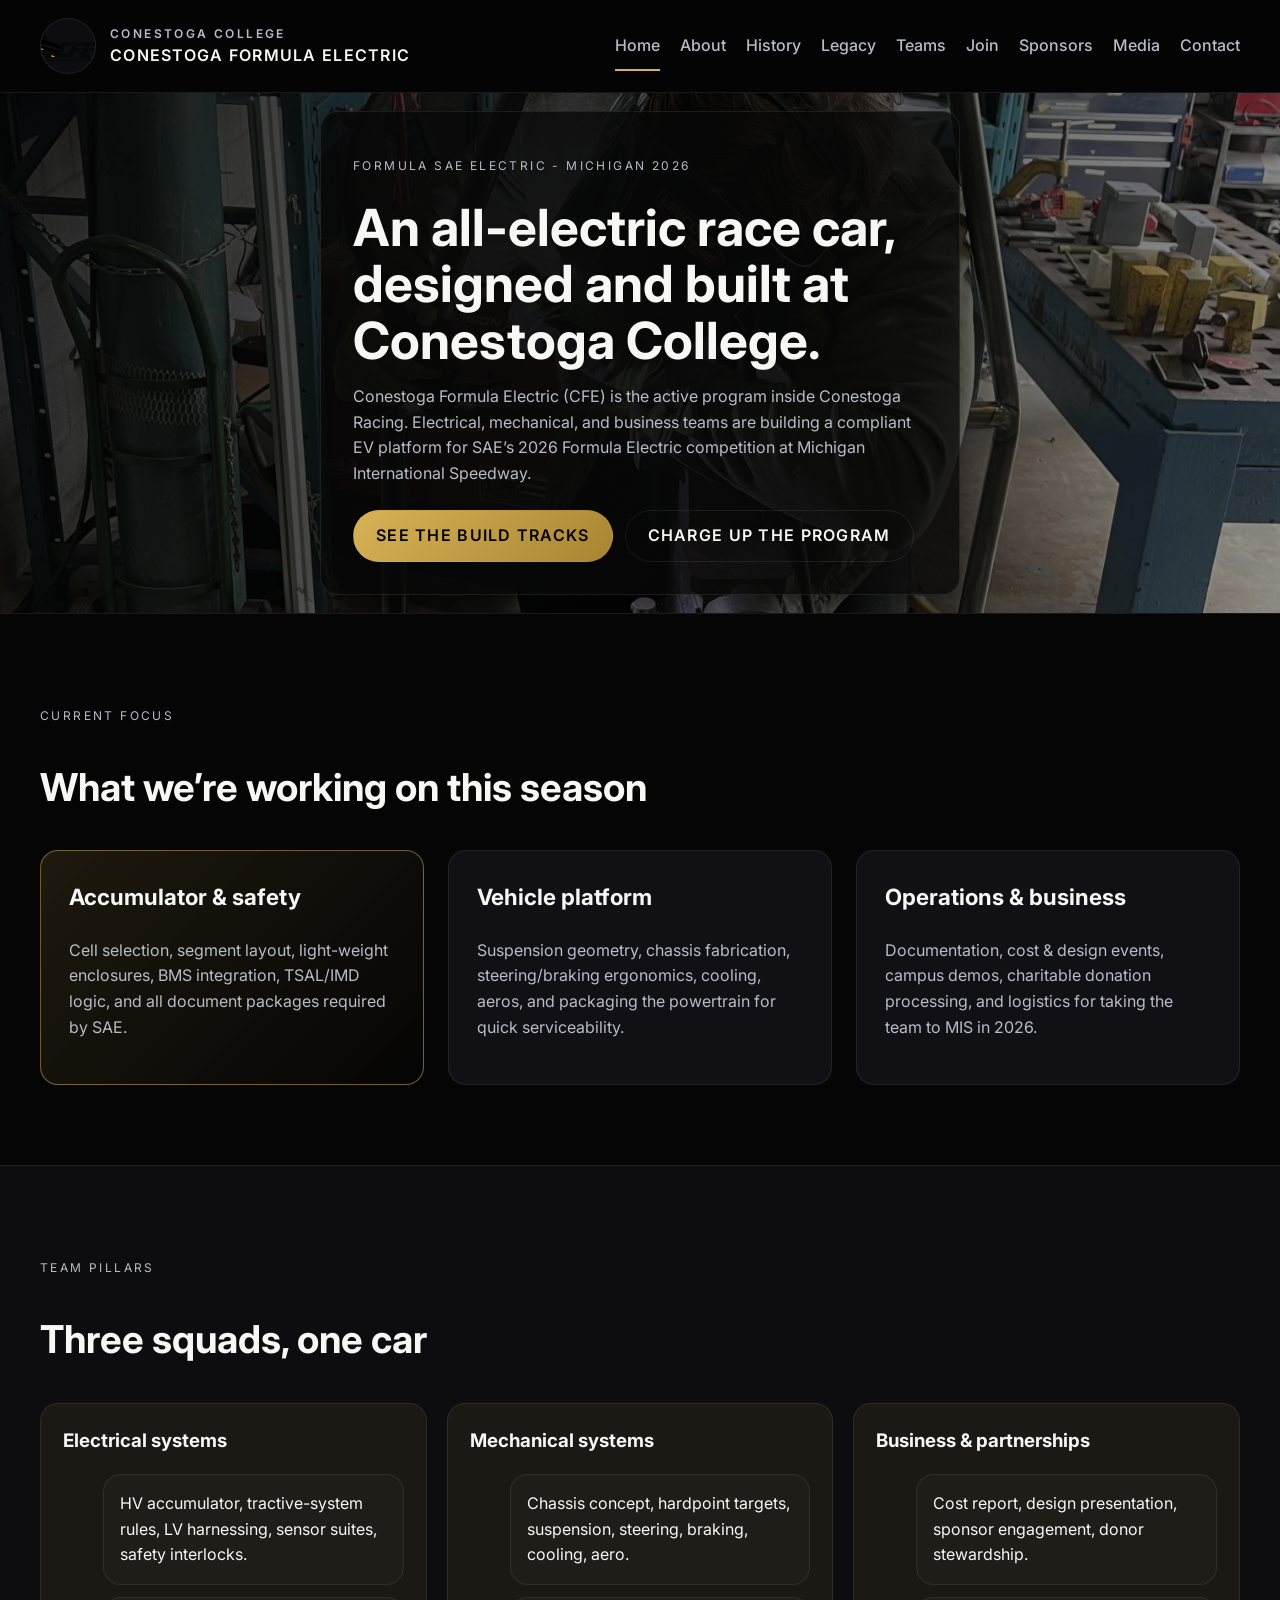
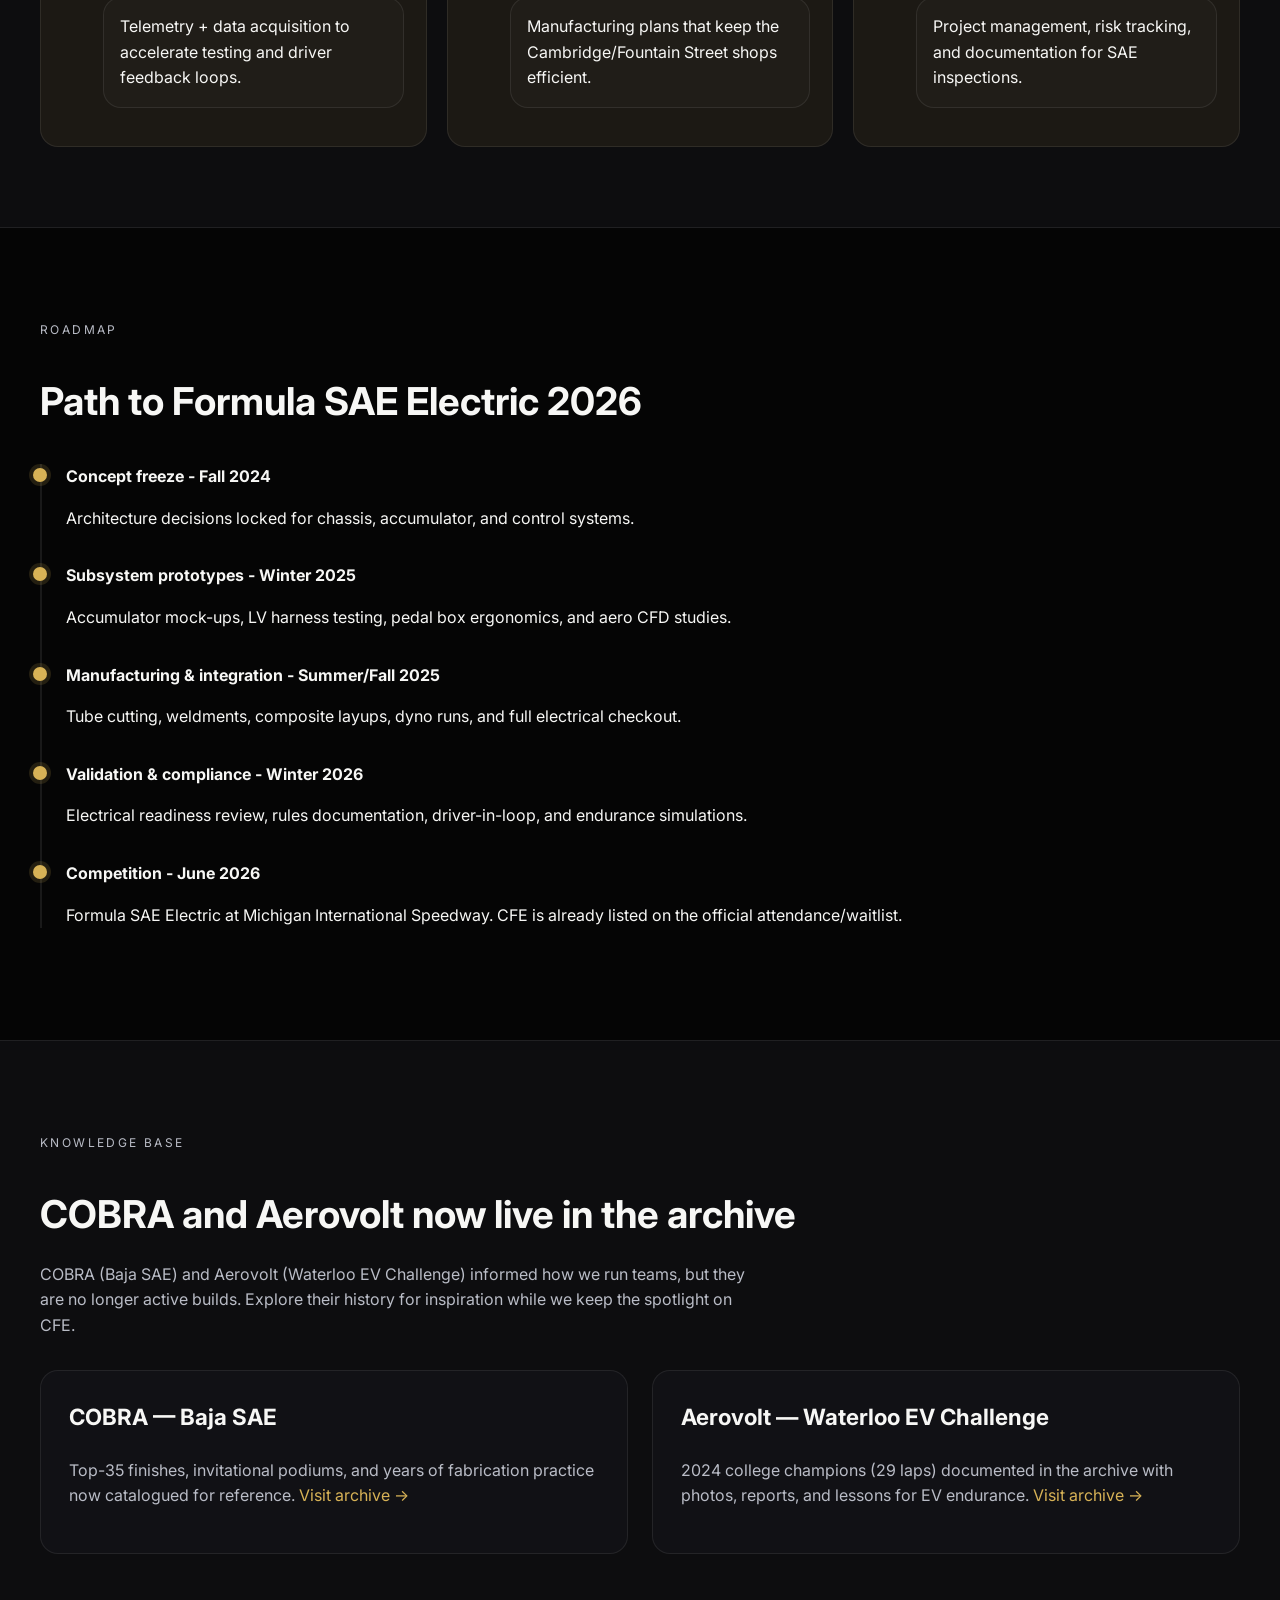
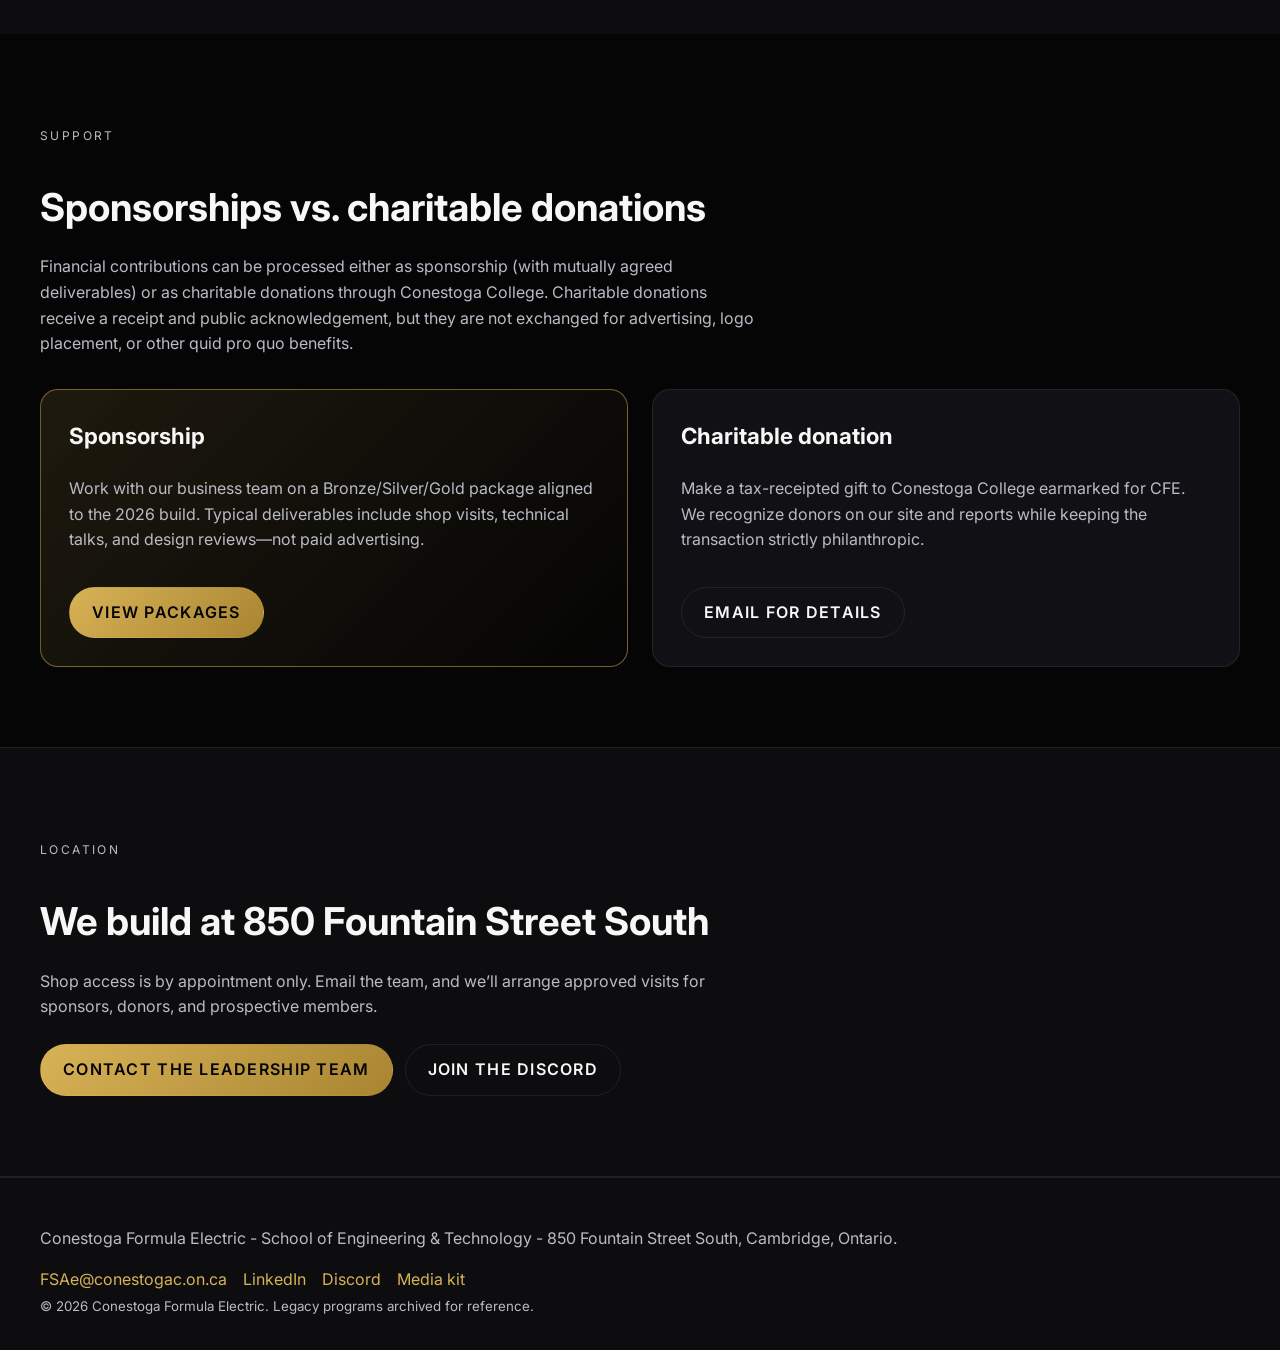
<file: site/index.html>
﻿<!DOCTYPE html>
<html lang="en">
<head>
    <meta charset="UTF-8">
    <meta name="viewport" content="width=device-width, initial-scale=1.0">
    <meta name="description" content="Conestoga Formula Electric is Conestoga College's 2026 Formula SAE Electric program, focused on an all-new high-voltage race car build.">
    <title>Conestoga Formula Electric | Formula SAE Electric 2026</title>
    <link rel="icon" type="image/png" href="assets/img/logo-2.png">
    <link rel="stylesheet" href="./style.css">
</head>
<body>
    <header class="site-header">
        <div class="container inner">
            <a class="brand-mark" href="index.html">
                <img src="assets/img/logo-2.png" alt="Conestoga Formula Electric mark">
                <div>
                    <div class="eyebrow">Conestoga College</div>
                    <div>Conestoga Formula Electric</div>
                </div>
            </a>
            <button class="nav-toggle" aria-expanded="false" aria-controls="site-nav">Menu</button>
            <nav class="site-nav" id="site-nav">
                <a href="index.html" class="active">Home</a>
                <a href="about.html">About</a>
                <a href="history.html">History</a>
                <a href="legacy.html">Legacy</a>
                <a href="teams.html">Teams</a>
                <a href="join.html">Join</a>
                <a href="sponsors.html">Sponsors</a>
                <a href="media.html">Media</a>
                <a href="contact.html">Contact</a>
            </nav>
        </div>
    </header>

    <main>
        <section class="hero" aria-labelledby="hero-title">
            <img src="assets/img/hero-fsae.jpg" alt="Conestoga students assembling the Formula Electric chassis in the Cambridge shop">
            <div class="hero-content">
                <div class="hero-card">
                    <p class="eyebrow">Formula SAE Electric - Michigan 2026</p>
                    <h1 id="hero-title">An all-electric race car, designed and built at Conestoga College.</h1>
                    <p>Conestoga Formula Electric (CFE) is the active program inside Conestoga Racing. Electrical, mechanical, and business teams are building a compliant EV platform for SAE’s 2026 Formula Electric competition at Michigan International Speedway.</p>
                    <div class="cta-group">
                        <a class="btn gold" href="teams.html">See the build tracks</a>
                        <a class="btn ghost" href="sponsors.html">Charge up the program</a>
                    </div>
                </div>
            </div>
        </section>

        <section class="section">
            <div class="container">
                <p class="eyebrow">Current focus</p>
                <h2 class="section-title">What we’re working on this season</h2>
                <div class="grid cols-3" style="margin-top:32px;">
                    <article class="card accent">
                        <h3>Accumulator & safety</h3>
                        <p>Cell selection, segment layout, light-weight enclosures, BMS integration, TSAL/IMD logic, and all document packages required by SAE.</p>
                    </article>
                    <article class="card">
                        <h3>Vehicle platform</h3>
                        <p>Suspension geometry, chassis fabrication, steering/braking ergonomics, cooling, aeros, and packaging the powertrain for quick serviceability.</p>
                    </article>
                    <article class="card">
                        <h3>Operations & business</h3>
                        <p>Documentation, cost & design events, campus demos, charitable donation processing, and logistics for taking the team to MIS in 2026.</p>
                    </article>
                </div>
            </div>
        </section>

        <section class="section" style="background:var(--night); border-top:1px solid var(--border); border-bottom:1px solid var(--border);">
            <div class="container">
                <p class="eyebrow">Team pillars</p>
                <h2 class="section-title">Three squads, one car</h2>
                <div class="team-pillars">
                    <article class="team-pillar">
                        <h3>Electrical systems</h3>
                        <ul class="highlight-list">
                            <li>HV accumulator, tractive-system rules, LV harnessing, sensor suites, safety interlocks.</li>
                            <li>Telemetry + data acquisition to accelerate testing and driver feedback loops.</li>
                        </ul>
                    </article>
                    <article class="team-pillar">
                        <h3>Mechanical systems</h3>
                        <ul class="highlight-list">
                            <li>Chassis concept, hardpoint targets, suspension, steering, braking, cooling, aero.</li>
                            <li>Manufacturing plans that keep the Cambridge/Fountain Street shops efficient.</li>
                        </ul>
                    </article>
                    <article class="team-pillar">
                        <h3>Business & partnerships</h3>
                        <ul class="highlight-list">
                            <li>Cost report, design presentation, sponsor engagement, donor stewardship.</li>
                            <li>Project management, risk tracking, and documentation for SAE inspections.</li>
                        </ul>
                    </article>
                </div>
            </div>
        </section>

        <section class="section">
            <div class="container">
                <p class="eyebrow">Roadmap</p>
                <h2 class="section-title">Path to Formula SAE Electric 2026</h2>
                <div class="timeline">
                    <article class="timeline-item">
                        <h4>Concept freeze - Fall 2024</h4>
                        <p>Architecture decisions locked for chassis, accumulator, and control systems.</p>
                    </article>
                    <article class="timeline-item">
                        <h4>Subsystem prototypes - Winter 2025</h4>
                        <p>Accumulator mock-ups, LV harness testing, pedal box ergonomics, and aero CFD studies.</p>
                    </article>
                    <article class="timeline-item">
                        <h4>Manufacturing & integration - Summer/Fall 2025</h4>
                        <p>Tube cutting, weldments, composite layups, dyno runs, and full electrical checkout.</p>
                    </article>
                    <article class="timeline-item">
                        <h4>Validation & compliance - Winter 2026</h4>
                        <p>Electrical readiness review, rules documentation, driver-in-loop, and endurance simulations.</p>
                    </article>
                    <article class="timeline-item">
                        <h4>Competition - June 2026</h4>
                        <p>Formula SAE Electric at Michigan International Speedway. CFE is already listed on the official attendance/waitlist.</p>
                    </article>
                </div>
            </div>
        </section>

        <section class="section" style="background:var(--night); border-top:1px solid var(--border);">
            <div class="container">
                <p class="eyebrow">Knowledge base</p>
                <h2 class="section-title">COBRA and Aerovolt now live in the archive</h2>
                <p class="section-lede">COBRA (Baja SAE) and Aerovolt (Waterloo EV Challenge) informed how we run teams, but they are no longer active builds. Explore their history for inspiration while we keep the spotlight on CFE.</p>
                <div class="grid cols-2" style="margin-top:32px;">
                    <article class="card">
                        <h3>COBRA — Baja SAE</h3>
                        <p>Top-35 finishes, invitational podiums, and years of fabrication practice now catalogued for reference. <a href="legacy.html#cobra">Visit archive &rarr;</a></p>
                    </article>
                    <article class="card">
                        <h3>Aerovolt — Waterloo EV Challenge</h3>
                        <p>2024 college champions (29 laps) documented in the archive with photos, reports, and lessons for EV endurance. <a href="legacy.html#aerovolt">Visit archive &rarr;</a></p>
                    </article>
                </div>
            </div>
        </section>

        <section class="section">
            <div class="container">
                <p class="eyebrow">Support</p>
                <h2 class="section-title">Sponsorships vs. charitable donations</h2>
                <p class="section-lede">Financial contributions can be processed either as sponsorship (with mutually agreed deliverables) or as charitable donations through Conestoga College. Charitable donations receive a receipt and public acknowledgement, but they are not exchanged for advertising, logo placement, or other quid pro quo benefits.</p>
                <div class="grid cols-2" style="margin-top:32px;">
                    <article class="card accent">
                        <h3>Sponsorship</h3>
                        <p>Work with our business team on a Bronze/Silver/Gold package aligned to the 2026 build. Typical deliverables include shop visits, technical talks, and design reviews—not paid advertising.</p>
                        <a href="sponsors.html" class="btn gold" style="margin-top:18px;">View packages</a>
                    </article>
                    <article class="card">
                        <h3>Charitable donation</h3>
                        <p>Make a tax-receipted gift to Conestoga College earmarked for CFE. We recognize donors on our site and reports while keeping the transaction strictly philanthropic.</p>
                        <a href="mailto:FSAe@conestogac.on.ca" class="btn ghost" style="margin-top:18px;">Email for details</a>
                    </article>
                </div>
            </div>
        </section>

        <section class="section" style="background:var(--night); border-top:1px solid var(--border); border-bottom:1px solid var(--border);">
            <div class="container">
                <p class="eyebrow">Location</p>
                <h2 class="section-title">We build at 850 Fountain Street South</h2>
                <p class="section-lede">Shop access is by appointment only. Email the team, and we’ll arrange approved visits for sponsors, donors, and prospective members.</p>
                <div class="cta-group" style="margin-top:24px;">
                    <a class="btn gold" href="mailto:FSAe@conestogac.on.ca">Contact the leadership team</a>
                    <a class="btn ghost" href="https://discord.gg/mWmHHPMWAS" target="_blank" rel="noreferrer">Join the Discord</a>
                </div>
            </div>
        </section>
    </main>

        <footer class="footer">
        <div class="container">
            <p>Conestoga Formula Electric - School of Engineering & Technology - 850 Fountain Street South, Cambridge, Ontario.</p>
            <div class="links">
                <a href="mailto:FSAe@conestogac.on.ca">FSAe@conestogac.on.ca</a>
                <a href="https://www.linkedin.com/company/conestoga-formula-electric-team" target="_blank" rel="noreferrer">LinkedIn</a>
                <a href="https://discord.gg/mWmHHPMWAS" target="_blank" rel="noreferrer">Discord</a>
                <a href="media.html">Media kit</a>
            </div>
            <small>&copy; <span data-year>2025</span> Conestoga Formula Electric. Legacy programs archived for reference.</small>
        </div>
    </footer>
    <script src="assets/js/main.js" defer></script>
</body>
</html>
</file>
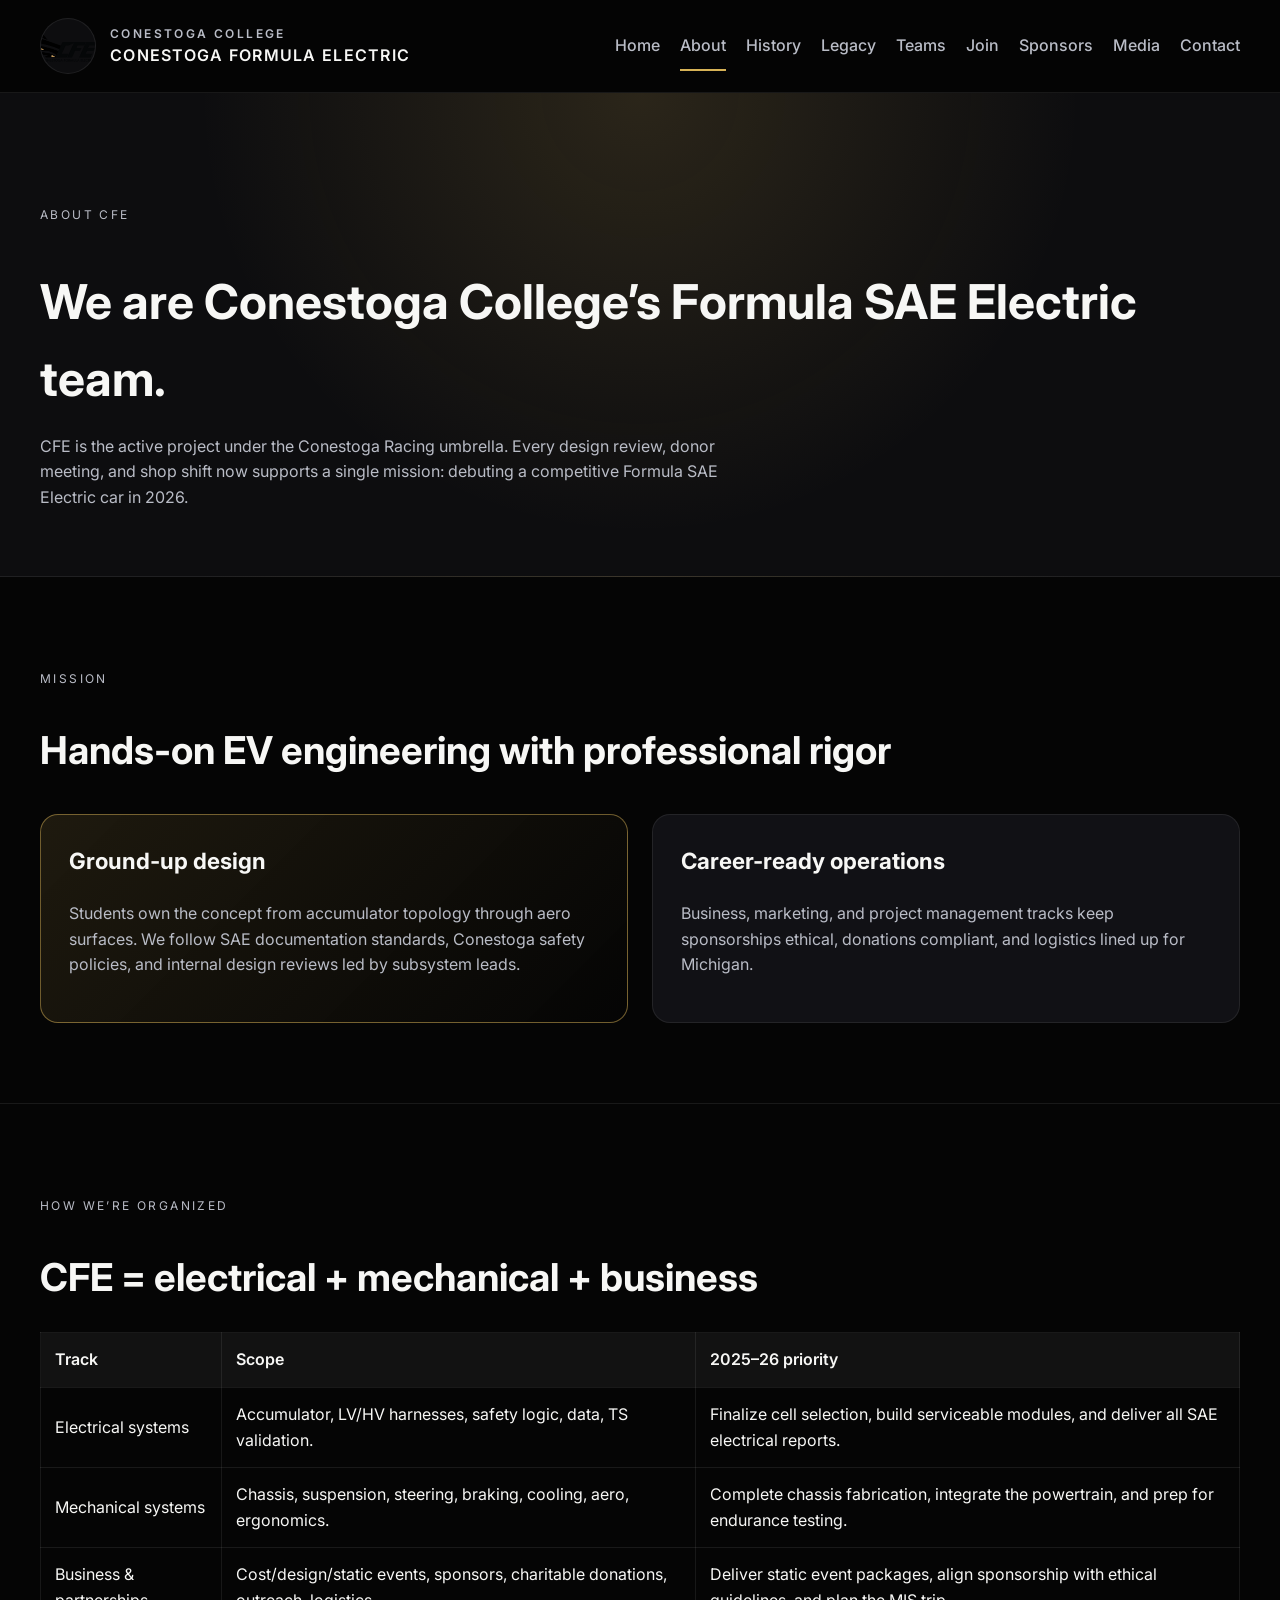
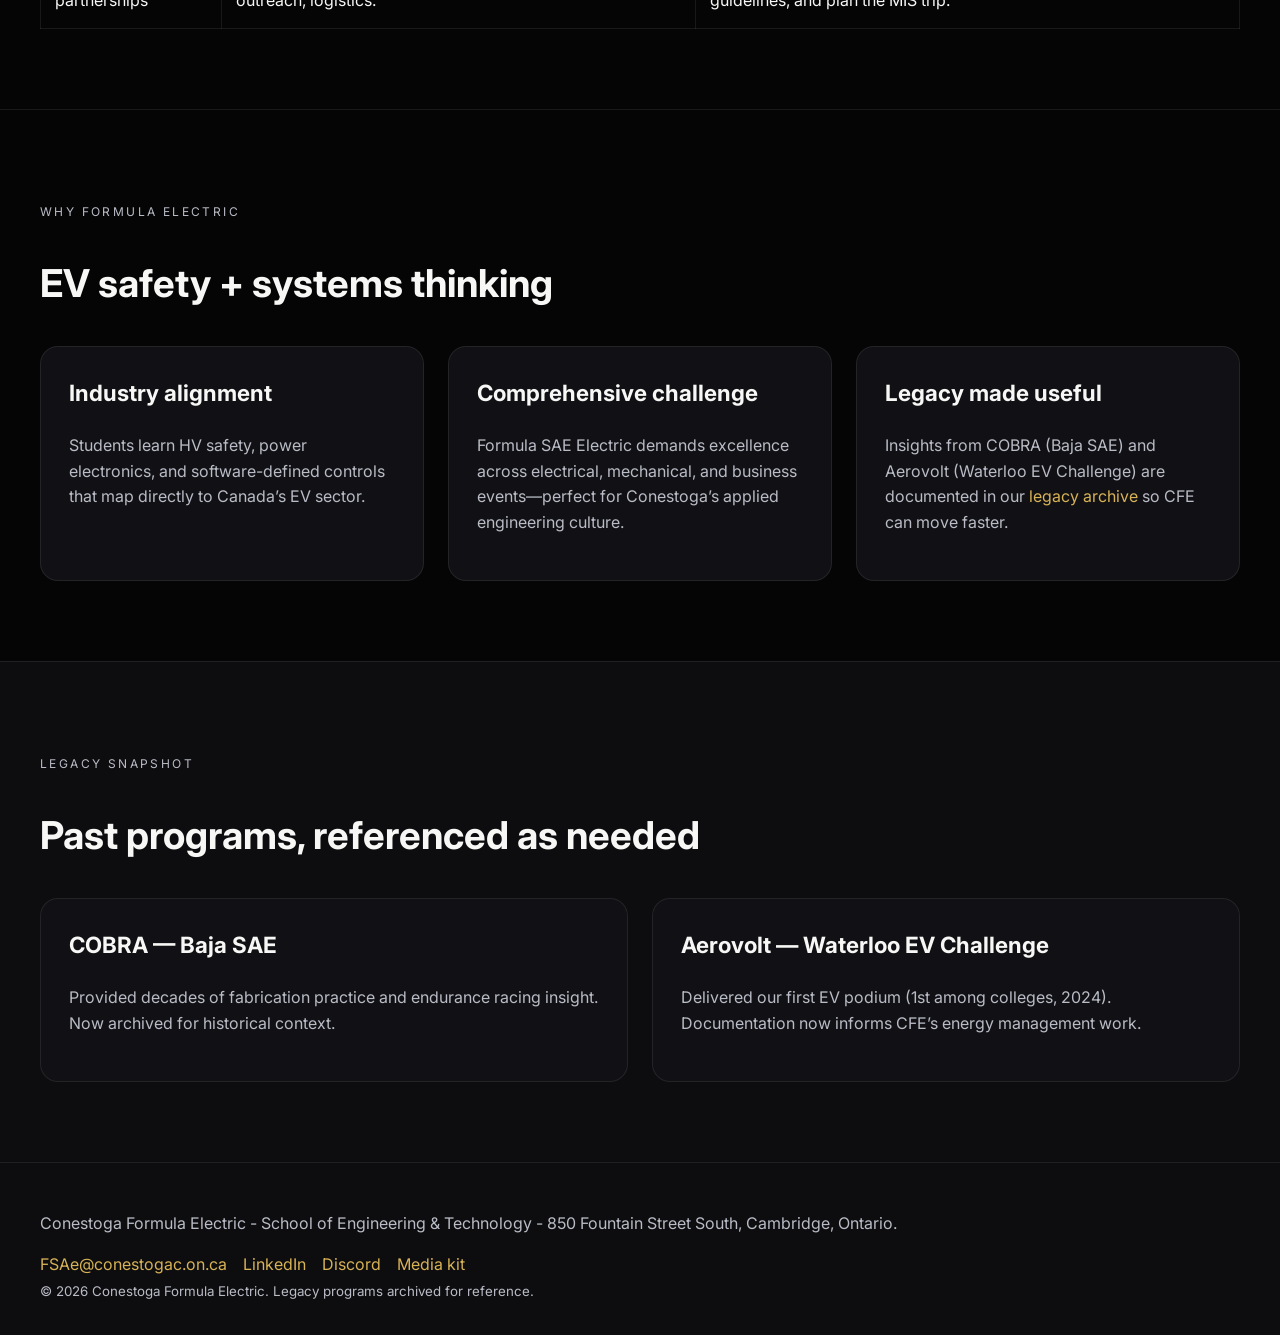
<file: site/about.html>
﻿<!DOCTYPE html>
<html lang="en">
<head>
    <meta charset="UTF-8">
    <meta name="viewport" content="width=device-width, initial-scale=1.0">
    <meta name="description" content="Learn how Conestoga Formula Electric is organized to deliver a clean-sheet Formula SAE Electric car.">
    <title>About | Conestoga Formula Electric</title>
    <link rel="icon" type="image/png" href="assets/img/logo-2.png">
    <link rel="stylesheet" href="./style.css">
</head>
<body>
    <header class="site-header">
        <div class="container inner">
            <a class="brand-mark" href="index.html">
                <img src="assets/img/logo-2.png" alt="Conestoga Formula Electric mark">
                <div>
                    <div class="eyebrow">Conestoga College</div>
                    <div>Conestoga Formula Electric</div>
                </div>
            </a>
            <button class="nav-toggle" aria-expanded="false" aria-controls="site-nav">Menu</button>
            <nav class="site-nav" id="site-nav">
                <a href="index.html">Home</a>
                <a href="about.html" class="active">About</a>
                <a href="history.html">History</a>
                <a href="legacy.html">Legacy</a>
                <a href="teams.html">Teams</a>
                <a href="join.html">Join</a>
                <a href="sponsors.html">Sponsors</a>
                <a href="media.html">Media</a>
                <a href="contact.html">Contact</a>
            </nav>
        </div>
    </header>

    <main>
        <section class="page-hero">
            <div class="container">
                <p class="eyebrow">About CFE</p>
                <h1>We are Conestoga College’s Formula SAE Electric team.</h1>
                <p>CFE is the active project under the Conestoga Racing umbrella. Every design review, donor meeting, and shop shift now supports a single mission: debuting a competitive Formula SAE Electric car in 2026.</p>
            </div>
        </section>

        <section class="section">
            <div class="container">
                <p class="eyebrow">Mission</p>
                <h2 class="section-title">Hands-on EV engineering with professional rigor</h2>
                <div class="grid cols-2" style="margin-top:32px;">
                    <article class="card accent">
                        <h3>Ground-up design</h3>
                        <p>Students own the concept from accumulator topology through aero surfaces. We follow SAE documentation standards, Conestoga safety policies, and internal design reviews led by subsystem leads.</p>
                    </article>
                    <article class="card">
                        <h3>Career-ready operations</h3>
                        <p>Business, marketing, and project management tracks keep sponsorships ethical, donations compliant, and logistics lined up for Michigan.</p>
                    </article>
                </div>
            </div>
        </section>

        <section class="section" style="border-top:1px solid var(--border); border-bottom:1px solid var(--border);">
            <div class="container">
                <p class="eyebrow">How we’re organized</p>
                <h2 class="section-title">CFE = electrical + mechanical + business</h2>
                <table class="table">
                    <thead>
                        <tr>
                            <th>Track</th>
                            <th>Scope</th>
                            <th>2025–26 priority</th>
                        </tr>
                    </thead>
                    <tbody>
                        <tr>
                            <td>Electrical systems</td>
                            <td>Accumulator, LV/HV harnesses, safety logic, data, TS validation.</td>
                            <td>Finalize cell selection, build serviceable modules, and deliver all SAE electrical reports.</td>
                        </tr>
                        <tr>
                            <td>Mechanical systems</td>
                            <td>Chassis, suspension, steering, braking, cooling, aero, ergonomics.</td>
                            <td>Complete chassis fabrication, integrate the powertrain, and prep for endurance testing.</td>
                        </tr>
                        <tr>
                            <td>Business & partnerships</td>
                            <td>Cost/design/static events, sponsors, charitable donations, outreach, logistics.</td>
                            <td>Deliver static event packages, align sponsorship with ethical guidelines, and plan the MIS trip.</td>
                        </tr>
                    </tbody>
                </table>
            </div>
        </section>

        <section class="section">
            <div class="container">
                <p class="eyebrow">Why Formula Electric</p>
                <h2 class="section-title">EV safety + systems thinking</h2>
                <div class="grid cols-3" style="margin-top:32px;">
                    <article class="card">
                        <h3>Industry alignment</h3>
                        <p>Students learn HV safety, power electronics, and software-defined controls that map directly to Canada’s EV sector.</p>
                    </article>
                    <article class="card">
                        <h3>Comprehensive challenge</h3>
                        <p>Formula SAE Electric demands excellence across electrical, mechanical, and business events—perfect for Conestoga’s applied engineering culture.</p>
                    </article>
                    <article class="card">
                        <h3>Legacy made useful</h3>
                        <p>Insights from COBRA (Baja SAE) and Aerovolt (Waterloo EV Challenge) are documented in our <a href="legacy.html">legacy archive</a> so CFE can move faster.</p>
                    </article>
                </div>
            </div>
        </section>

        <section class="section" style="background:var(--night); border-top:1px solid var(--border);">
            <div class="container">
                <p class="eyebrow">Legacy snapshot</p>
                <h2 class="section-title">Past programs, referenced as needed</h2>
                <div class="grid cols-2" style="margin-top:32px;">
                    <article class="card">
                        <h3>COBRA — Baja SAE</h3>
                        <p>Provided decades of fabrication practice and endurance racing insight. Now archived for historical context.</p>
                    </article>
                    <article class="card">
                        <h3>Aerovolt — Waterloo EV Challenge</h3>
                        <p>Delivered our first EV podium (1st among colleges, 2024). Documentation now informs CFE’s energy management work.</p>
                    </article>
                </div>
            </div>
        </section>
    </main>

        <footer class="footer">
        <div class="container">
            <p>Conestoga Formula Electric - School of Engineering & Technology - 850 Fountain Street South, Cambridge, Ontario.</p>
            <div class="links">
                <a href="mailto:FSAe@conestogac.on.ca">FSAe@conestogac.on.ca</a>
                <a href="https://www.linkedin.com/company/conestoga-formula-electric-team" target="_blank" rel="noreferrer">LinkedIn</a>
                <a href="https://discord.gg/mWmHHPMWAS" target="_blank" rel="noreferrer">Discord</a>
                <a href="media.html">Media kit</a>
            </div>
            <small>&copy; <span data-year>2025</span> Conestoga Formula Electric. Legacy programs archived for reference.</small>
        </div>
    </footer>
    <script src="assets/js/main.js" defer></script>
</body>
</html>
</file>
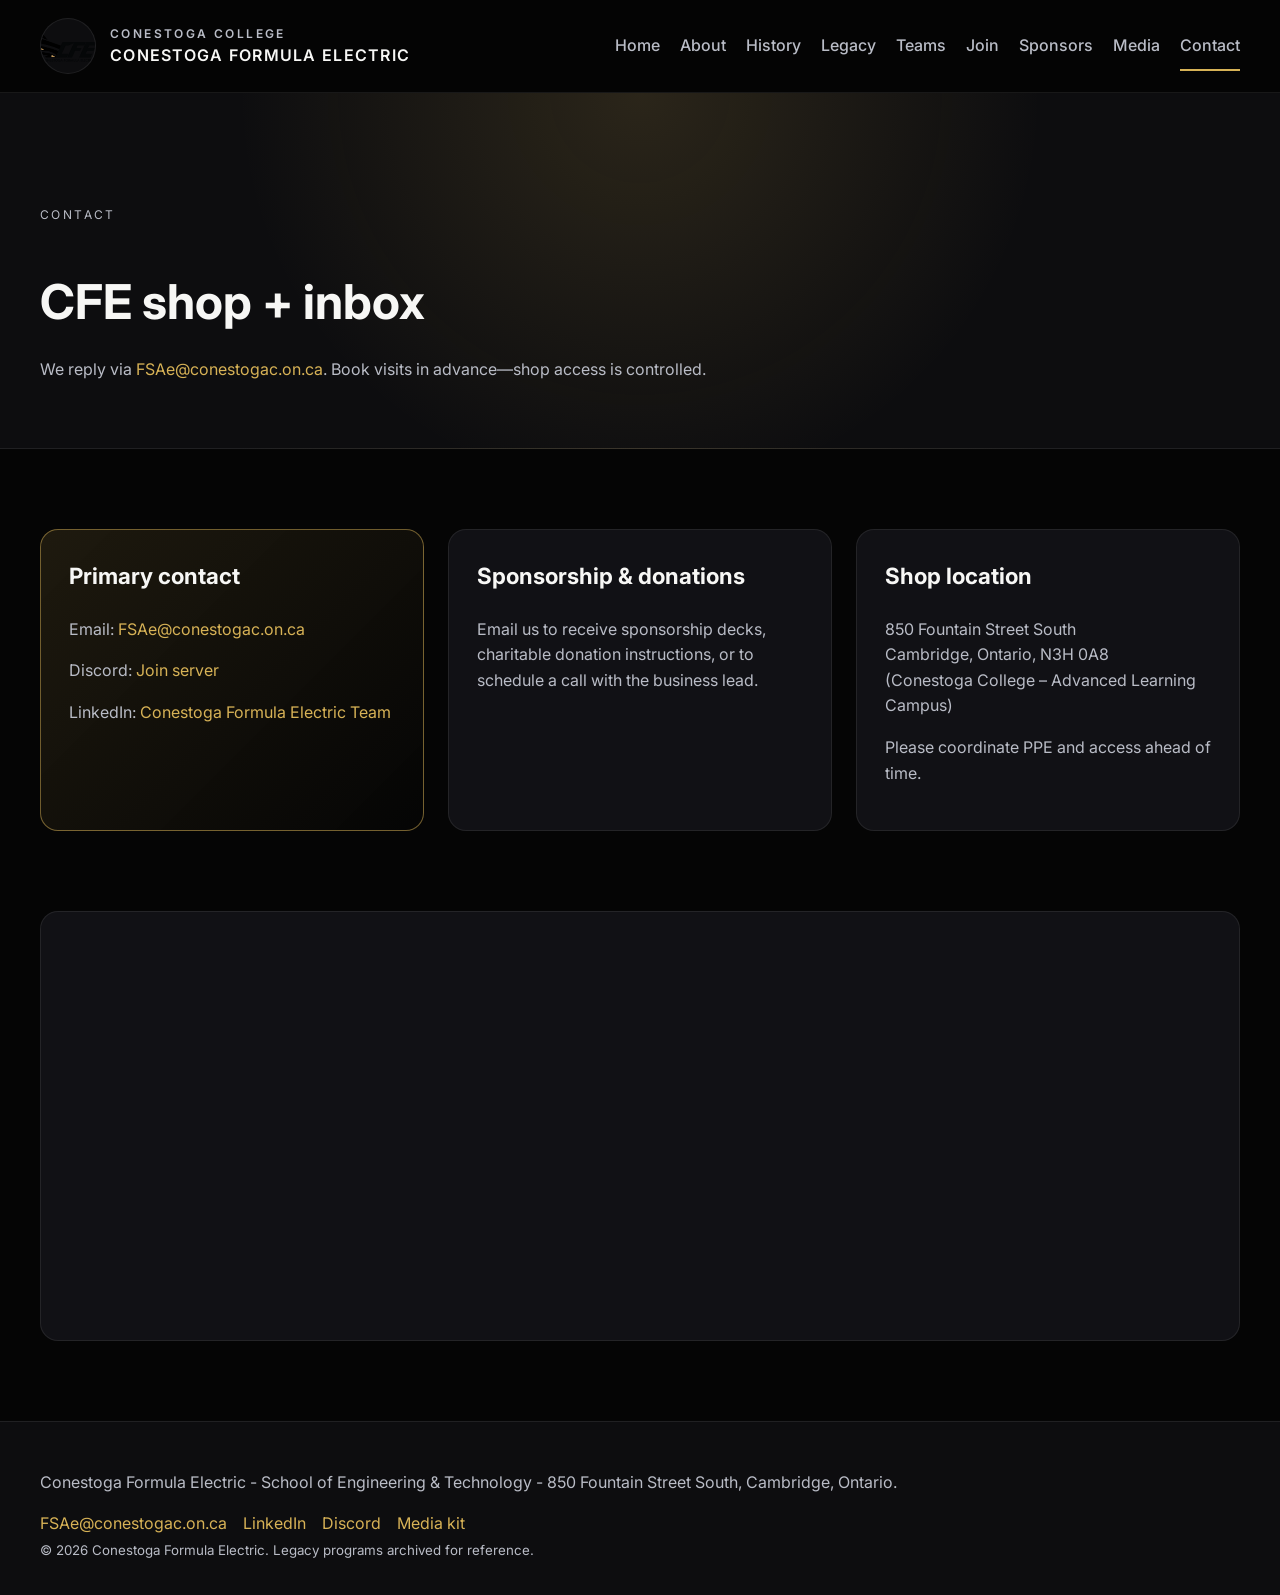
<file: site/contact.html>
﻿<!DOCTYPE html>
<html lang="en">
<head>
    <meta charset="UTF-8">
    <meta name="viewport" content="width=device-width, initial-scale=1.0">
    <meta name="description" content="Contact Conestoga Formula Electric at 850 Fountain Street South for sponsorships, media, and membership.">
    <title>Contact | Conestoga Formula Electric</title>
    <link rel="icon" type="image/png" href="assets/img/logo-2.png">
    <link rel="stylesheet" href="./style.css">
</head>
<body>
    <header class="site-header">
        <div class="container inner">
            <a class="brand-mark" href="index.html">
                <img src="assets/img/logo-2.png" alt="Conestoga Formula Electric mark">
                <div>
                    <div class="eyebrow">Conestoga College</div>
                    <div>Conestoga Formula Electric</div>
                </div>
            </a>
            <button class="nav-toggle" aria-expanded="false" aria-controls="site-nav">Menu</button>
            <nav class="site-nav" id="site-nav">
                <a href="index.html">Home</a>
                <a href="about.html">About</a>
                <a href="history.html">History</a>
                <a href="legacy.html">Legacy</a>
                <a href="teams.html">Teams</a>
                <a href="join.html">Join</a>
                <a href="sponsors.html">Sponsors</a>
                <a href="media.html">Media</a>
                <a href="contact.html" class="active">Contact</a>
            </nav>
        </div>
    </header>

    <main>
        <section class="page-hero">
            <div class="container">
                <p class="eyebrow">Contact</p>
                <h1>CFE shop + inbox</h1>
                <p>We reply via <a href="mailto:FSAe@conestogac.on.ca">FSAe@conestogac.on.ca</a>. Book visits in advance—shop access is controlled.</p>
            </div>
        </section>

        <section class="section">
            <div class="container">
                <div class="contact-grid">
                    <article class="card accent">
                        <h3>Primary contact</h3>
                        <p>Email: <a href="mailto:FSAe@conestogac.on.ca">FSAe@conestogac.on.ca</a></p>
                        <p>Discord: <a href="https://discord.gg/mWmHHPMWAS" target="_blank" rel="noreferrer">Join server</a></p>
                        <p>LinkedIn: <a href="https://www.linkedin.com/company/conestoga-formula-electric-team" target="_blank" rel="noreferrer">Conestoga Formula Electric Team</a></p>
                    </article>
                    <article class="card">
                        <h3>Sponsorship & donations</h3>
                        <p>Email us to receive sponsorship decks, charitable donation instructions, or to schedule a call with the business lead.</p>
                    </article>
                    <article class="card">
                        <h3>Shop location</h3>
                        <p>850 Fountain Street South<br>Cambridge, Ontario, N3H 0A8<br>(Conestoga College – Advanced Learning Campus)</p>
                        <p>Please coordinate PPE and access ahead of time.</p>
                    </article>
                </div>
            </div>
        </section>

        <section class="section" style="padding-top:0;">
            <div class="container">
                <div class="card" style="padding:0; overflow:hidden;">
                    <iframe src="https://www.google.com/maps?q=850+Fountain+Street+South,+Cambridge,+Ontario&output=embed" width="100%" height="420" style="border:0;" allowfullscreen loading="lazy" referrerpolicy="no-referrer-when-downgrade" title="Map showing 850 Fountain Street South, Cambridge"></iframe>
                </div>
            </div>
        </section>
    </main>

        <footer class="footer">
        <div class="container">
            <p>Conestoga Formula Electric - School of Engineering & Technology - 850 Fountain Street South, Cambridge, Ontario.</p>
            <div class="links">
                <a href="mailto:FSAe@conestogac.on.ca">FSAe@conestogac.on.ca</a>
                <a href="https://www.linkedin.com/company/conestoga-formula-electric-team" target="_blank" rel="noreferrer">LinkedIn</a>
                <a href="https://discord.gg/mWmHHPMWAS" target="_blank" rel="noreferrer">Discord</a>
                <a href="media.html">Media kit</a>
            </div>
            <small>&copy; <span data-year>2025</span> Conestoga Formula Electric. Legacy programs archived for reference.</small>
        </div>
    </footer>
    <script src="assets/js/main.js" defer></script>
</body>
</html>
</file>
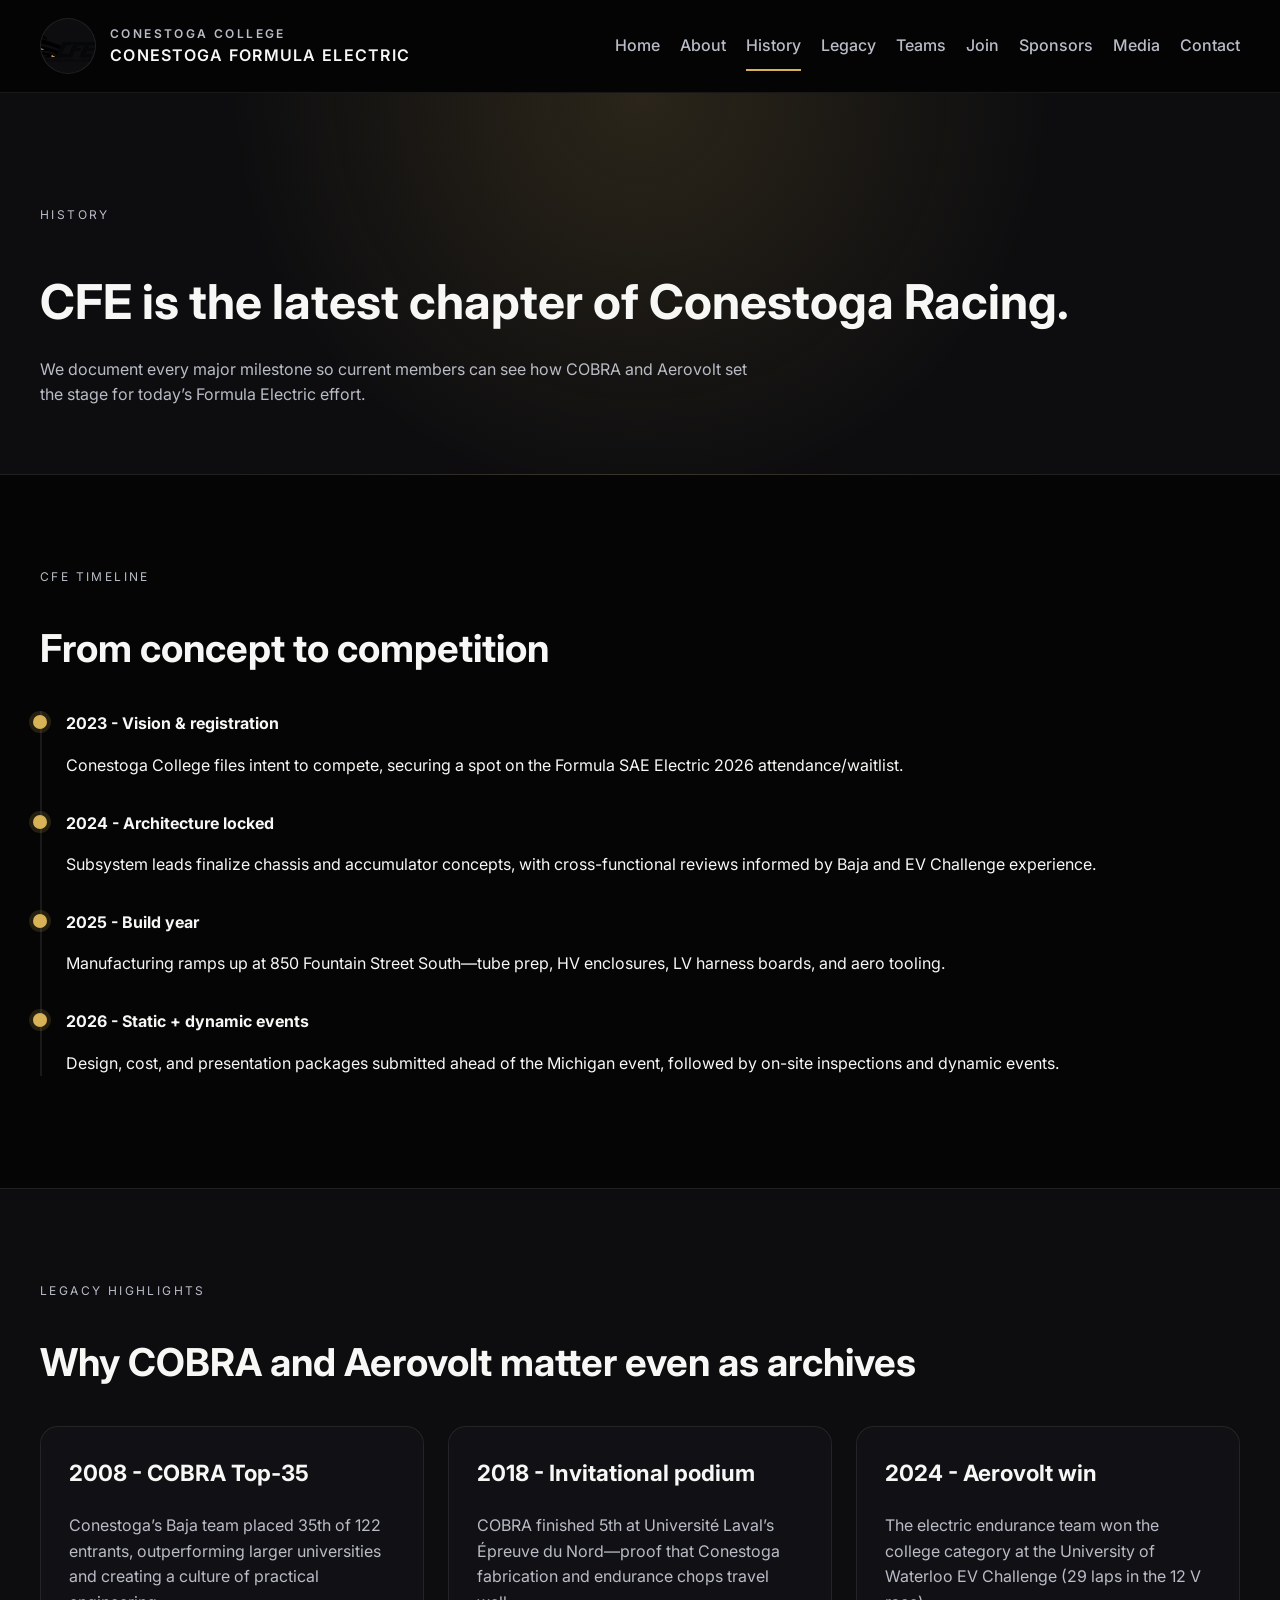
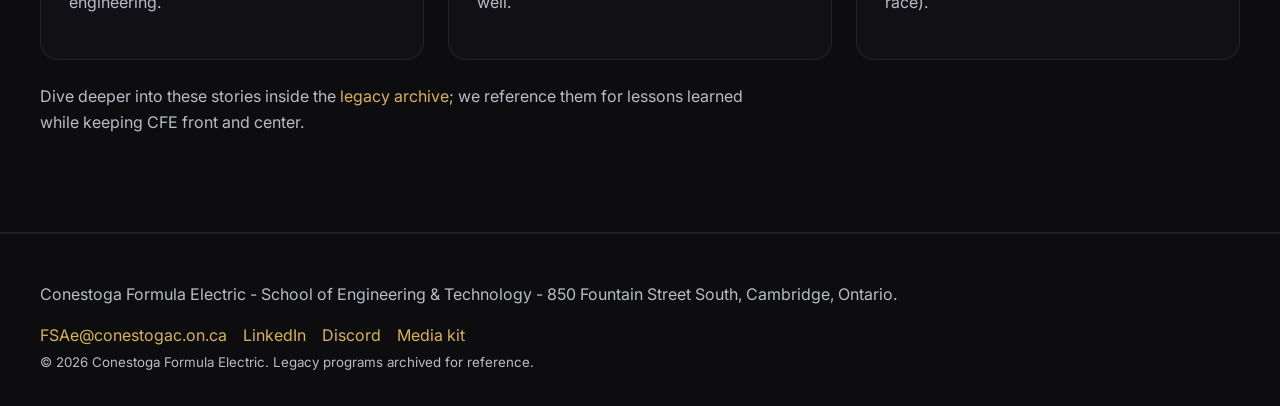
<file: site/history.html>
﻿<!DOCTYPE html>
<html lang="en">
<head>
    <meta charset="UTF-8">
    <meta name="viewport" content="width=device-width, initial-scale=1.0">
    <meta name="description" content="Key milestones that led Conestoga Formula Electric to the 2026 Formula SAE Electric program.">
    <title>History & Results | Conestoga Formula Electric</title>
    <link rel="icon" type="image/png" href="assets/img/logo-2.png">
    <link rel="stylesheet" href="./style.css">
</head>
<body>
    <header class="site-header">
        <div class="container inner">
            <a class="brand-mark" href="index.html">
                <img src="assets/img/logo-2.png" alt="Conestoga Formula Electric mark">
                <div>
                    <div class="eyebrow">Conestoga College</div>
                    <div>Conestoga Formula Electric</div>
                </div>
            </a>
            <button class="nav-toggle" aria-expanded="false" aria-controls="site-nav">Menu</button>
            <nav class="site-nav" id="site-nav">
                <a href="index.html">Home</a>
                <a href="about.html">About</a>
                <a href="history.html" class="active">History</a>
                <a href="legacy.html">Legacy</a>
                <a href="teams.html">Teams</a>
                <a href="join.html">Join</a>
                <a href="sponsors.html">Sponsors</a>
                <a href="media.html">Media</a>
                <a href="contact.html">Contact</a>
            </nav>
        </div>
    </header>

    <main>
        <section class="page-hero">
            <div class="container">
                <p class="eyebrow">History</p>
                <h1>CFE is the latest chapter of Conestoga Racing.</h1>
                <p>We document every major milestone so current members can see how COBRA and Aerovolt set the stage for today’s Formula Electric effort.</p>
            </div>
        </section>

        <section class="section">
            <div class="container">
                <p class="eyebrow">CFE timeline</p>
                <h2 class="section-title">From concept to competition</h2>
                <div class="timeline">
                    <article class="timeline-item">
                        <h4>2023 - Vision & registration</h4>
                        <p>Conestoga College files intent to compete, securing a spot on the Formula SAE Electric 2026 attendance/waitlist.</p>
                    </article>
                    <article class="timeline-item">
                        <h4>2024 - Architecture locked</h4>
                        <p>Subsystem leads finalize chassis and accumulator concepts, with cross-functional reviews informed by Baja and EV Challenge experience.</p>
                    </article>
                    <article class="timeline-item">
                        <h4>2025 - Build year</h4>
                        <p>Manufacturing ramps up at 850 Fountain Street South—tube prep, HV enclosures, LV harness boards, and aero tooling.</p>
                    </article>
                    <article class="timeline-item">
                        <h4>2026 - Static + dynamic events</h4>
                        <p>Design, cost, and presentation packages submitted ahead of the Michigan event, followed by on-site inspections and dynamic events.</p>
                    </article>
                </div>
            </div>
        </section>

        <section class="section" style="background:var(--night); border-top:1px solid var(--border); border-bottom:1px solid var(--border);">
            <div class="container">
                <p class="eyebrow">Legacy highlights</p>
                <h2 class="section-title">Why COBRA and Aerovolt matter even as archives</h2>
                <div class="grid cols-3" style="margin-top:32px;">
                    <article class="card">
                        <h3>2008 - COBRA Top-35</h3>
                        <p>Conestoga’s Baja team placed 35th of 122 entrants, outperforming larger universities and creating a culture of practical engineering.</p>
                    </article>
                    <article class="card">
                        <h3>2018 - Invitational podium</h3>
                        <p>COBRA finished 5th at Université Laval’s Épreuve du Nord—proof that Conestoga fabrication and endurance chops travel well.</p>
                    </article>
                    <article class="card">
                        <h3>2024 - Aerovolt win</h3>
                        <p>The electric endurance team won the college category at the University of Waterloo EV Challenge (29 laps in the 12 V race).</p>
                    </article>
                </div>
                <p class="section-lede" style="margin-top:24px;">Dive deeper into these stories inside the <a href="legacy.html">legacy archive</a>; we reference them for lessons learned while keeping CFE front and center.</p>
            </div>
        </section>
    </main>

        <footer class="footer">
        <div class="container">
            <p>Conestoga Formula Electric - School of Engineering & Technology - 850 Fountain Street South, Cambridge, Ontario.</p>
            <div class="links">
                <a href="mailto:FSAe@conestogac.on.ca">FSAe@conestogac.on.ca</a>
                <a href="https://www.linkedin.com/company/conestoga-formula-electric-team" target="_blank" rel="noreferrer">LinkedIn</a>
                <a href="https://discord.gg/mWmHHPMWAS" target="_blank" rel="noreferrer">Discord</a>
                <a href="media.html">Media kit</a>
            </div>
            <small>&copy; <span data-year>2025</span> Conestoga Formula Electric. Legacy programs archived for reference.</small>
        </div>
    </footer>
    <script src="assets/js/main.js" defer></script>
</body>
</html>
</file>
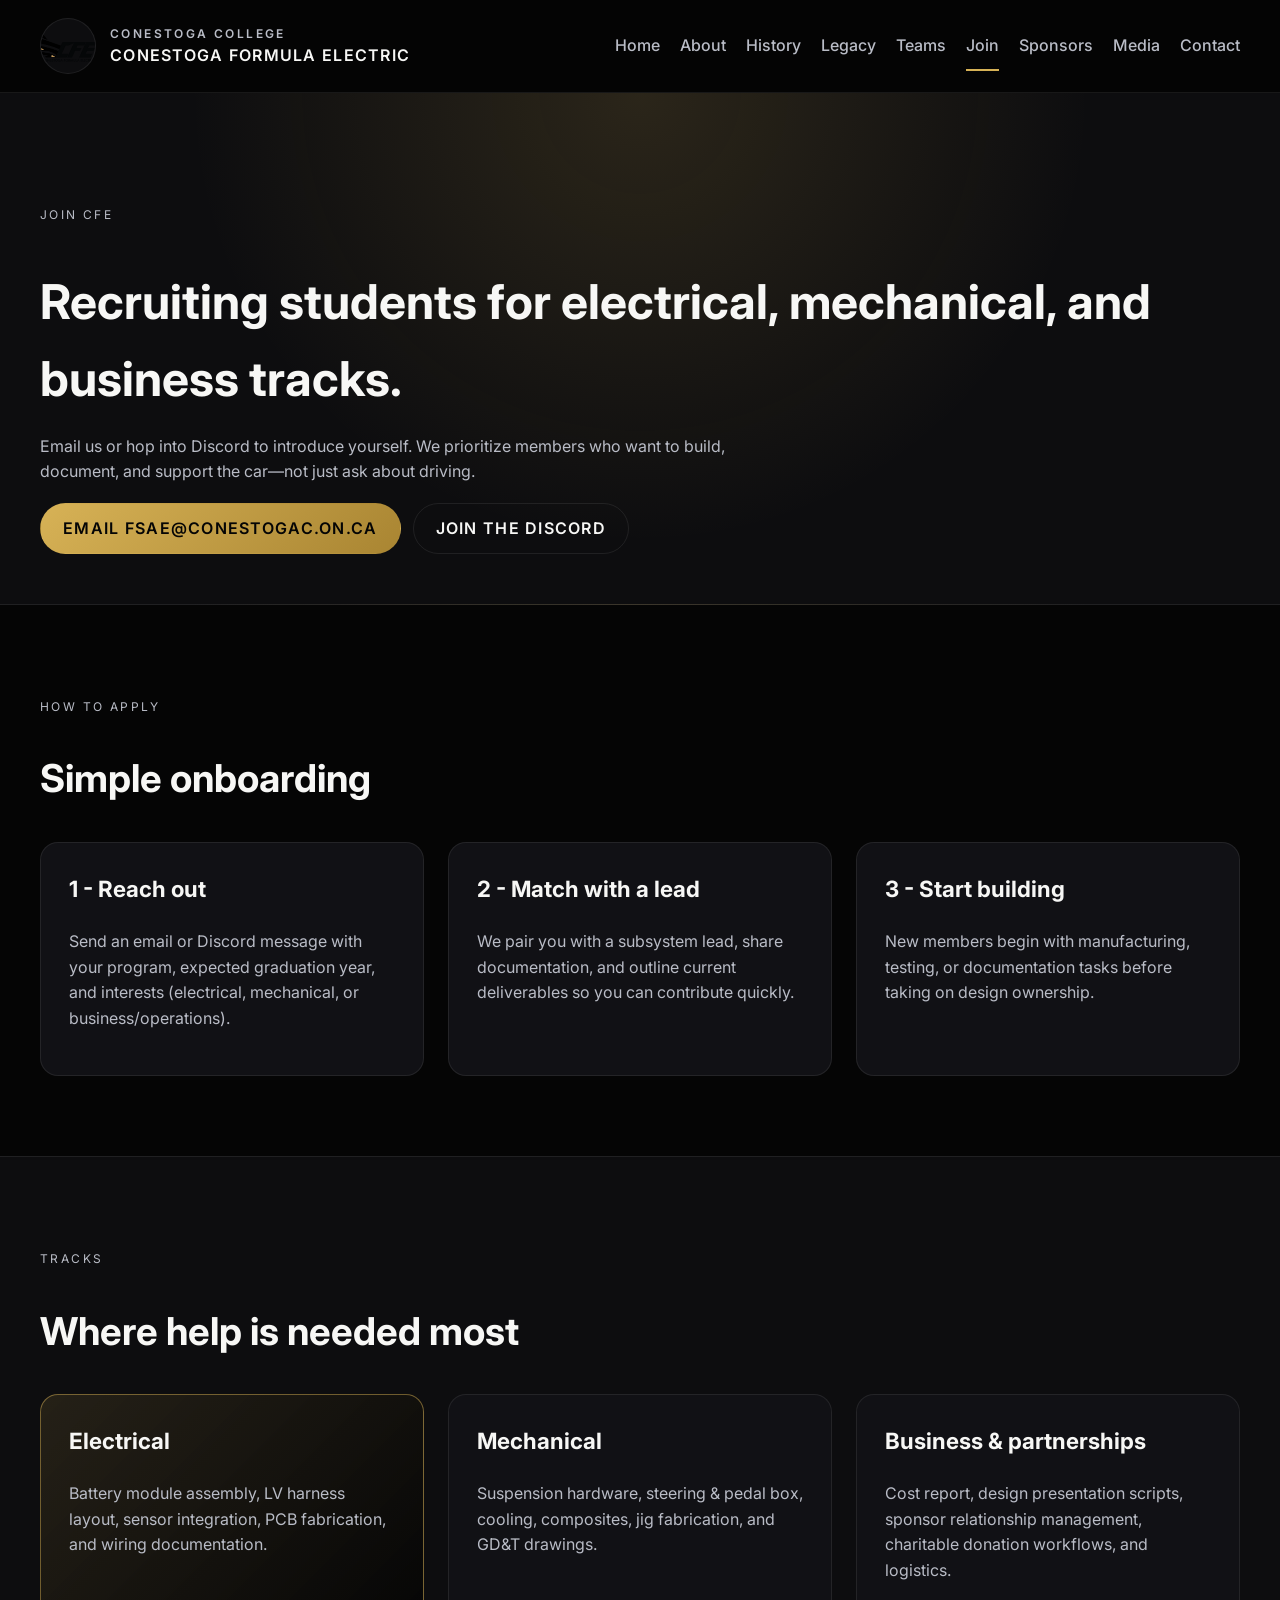
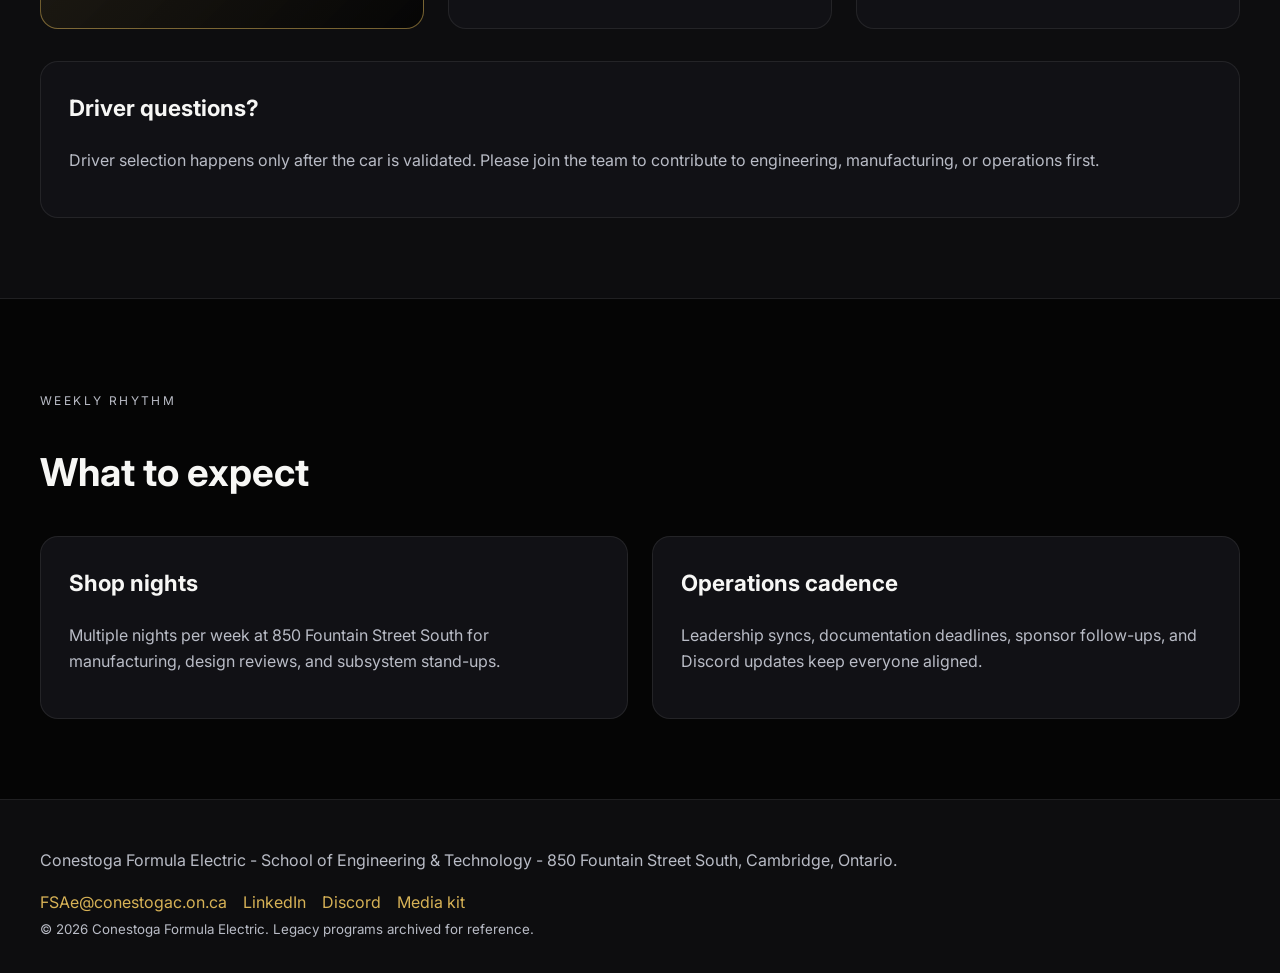
<file: site/join.html>
﻿<!DOCTYPE html>
<html lang="en">
<head>
    <meta charset="UTF-8">
    <meta name="viewport" content="width=device-width, initial-scale=1.0">
    <meta name="description" content="Apply to Conestoga Formula Electric via email or Discord to join electrical, mechanical, or business tracks.">
    <title>Join | Conestoga Formula Electric</title>
    <link rel="icon" type="image/png" href="assets/img/logo-2.png">
    <link rel="stylesheet" href="./style.css">
</head>
<body>
    <header class="site-header">
        <div class="container inner">
            <a class="brand-mark" href="index.html">
                <img src="assets/img/logo-2.png" alt="Conestoga Formula Electric mark">
                <div>
                    <div class="eyebrow">Conestoga College</div>
                    <div>Conestoga Formula Electric</div>
                </div>
            </a>
            <button class="nav-toggle" aria-expanded="false" aria-controls="site-nav">Menu</button>
            <nav class="site-nav" id="site-nav">
                <a href="index.html">Home</a>
                <a href="about.html">About</a>
                <a href="history.html">History</a>
                <a href="legacy.html">Legacy</a>
                <a href="teams.html">Teams</a>
                <a href="join.html" class="active">Join</a>
                <a href="sponsors.html">Sponsors</a>
                <a href="media.html">Media</a>
                <a href="contact.html">Contact</a>
            </nav>
        </div>
    </header>

    <main>
        <section class="page-hero">
            <div class="container">
                <p class="eyebrow">Join CFE</p>
                <h1>Recruiting students for electrical, mechanical, and business tracks.</h1>
                <p>Email us or hop into Discord to introduce yourself. We prioritize members who want to build, document, and support the car—not just ask about driving.</p>
                <div class="cta-group" style="margin-top:18px;">
                    <a class="btn gold" href="mailto:FSAe@conestogac.on.ca">Email FSAe@conestogac.on.ca</a>
                    <a class="btn ghost" href="https://discord.gg/mWmHHPMWAS" target="_blank" rel="noreferrer">Join the Discord</a>
                </div>
            </div>
        </section>

        <section class="section">
            <div class="container">
                <p class="eyebrow">How to apply</p>
                <h2 class="section-title">Simple onboarding</h2>
                <div class="grid cols-3" style="margin-top:32px;">
                    <article class="card">
                        <h3>1 - Reach out</h3>
                        <p>Send an email or Discord message with your program, expected graduation year, and interests (electrical, mechanical, or business/operations).</p>
                    </article>
                    <article class="card">
                        <h3>2 - Match with a lead</h3>
                        <p>We pair you with a subsystem lead, share documentation, and outline current deliverables so you can contribute quickly.</p>
                    </article>
                    <article class="card">
                        <h3>3 - Start building</h3>
                        <p>New members begin with manufacturing, testing, or documentation tasks before taking on design ownership.</p>
                    </article>
                </div>
            </div>
        </section>

        <section class="section" style="background:var(--night); border-top:1px solid var(--border); border-bottom:1px solid var(--border);">
            <div class="container">
                <p class="eyebrow">Tracks</p>
                <h2 class="section-title">Where help is needed most</h2>
                <div class="grid cols-3" style="margin-top:32px;">
                    <article class="card accent">
                        <h3>Electrical</h3>
                        <p>Battery module assembly, LV harness layout, sensor integration, PCB fabrication, and wiring documentation.</p>
                    </article>
                    <article class="card">
                        <h3>Mechanical</h3>
                        <p>Suspension hardware, steering & pedal box, cooling, composites, jig fabrication, and GD&T drawings.</p>
                    </article>
                    <article class="card">
                        <h3>Business & partnerships</h3>
                        <p>Cost report, design presentation scripts, sponsor relationship management, charitable donation workflows, and logistics.</p>
                    </article>
                </div>
                <div class="card" style="margin-top:32px;">
                    <h3>Driver questions?</h3>
                    <p>Driver selection happens only after the car is validated. Please join the team to contribute to engineering, manufacturing, or operations first.</p>
                </div>
            </div>
        </section>

        <section class="section">
            <div class="container">
                <p class="eyebrow">Weekly rhythm</p>
                <h2 class="section-title">What to expect</h2>
                <div class="grid cols-2" style="margin-top:32px;">
                    <article class="card">
                        <h3>Shop nights</h3>
                        <p>Multiple nights per week at 850 Fountain Street South for manufacturing, design reviews, and subsystem stand-ups.</p>
                    </article>
                    <article class="card">
                        <h3>Operations cadence</h3>
                        <p>Leadership syncs, documentation deadlines, sponsor follow-ups, and Discord updates keep everyone aligned.</p>
                    </article>
                </div>
            </div>
        </section>
    </main>

        <footer class="footer">
        <div class="container">
            <p>Conestoga Formula Electric - School of Engineering & Technology - 850 Fountain Street South, Cambridge, Ontario.</p>
            <div class="links">
                <a href="mailto:FSAe@conestogac.on.ca">FSAe@conestogac.on.ca</a>
                <a href="https://www.linkedin.com/company/conestoga-formula-electric-team" target="_blank" rel="noreferrer">LinkedIn</a>
                <a href="https://discord.gg/mWmHHPMWAS" target="_blank" rel="noreferrer">Discord</a>
                <a href="media.html">Media kit</a>
            </div>
            <small>&copy; <span data-year>2025</span> Conestoga Formula Electric. Legacy programs archived for reference.</small>
        </div>
    </footer>
    <script src="assets/js/main.js" defer></script>
</body>
</html>
</file>
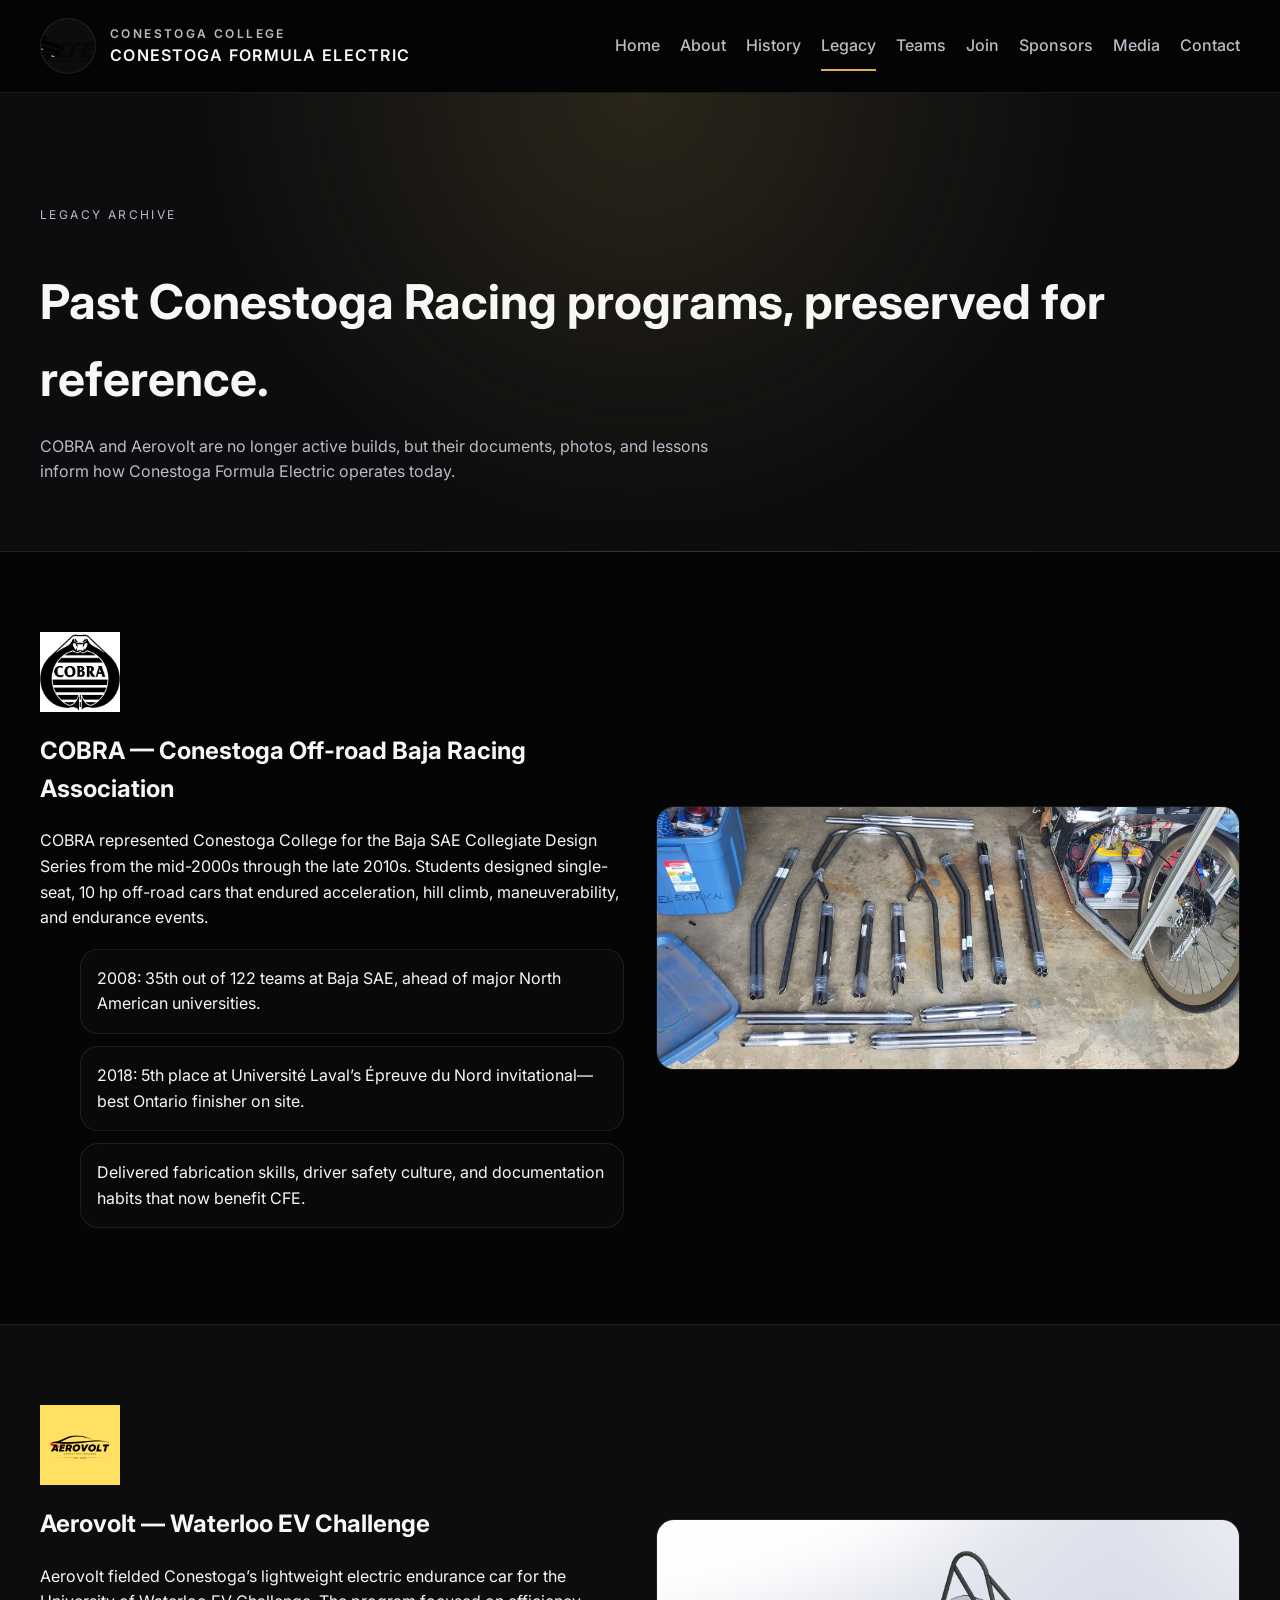
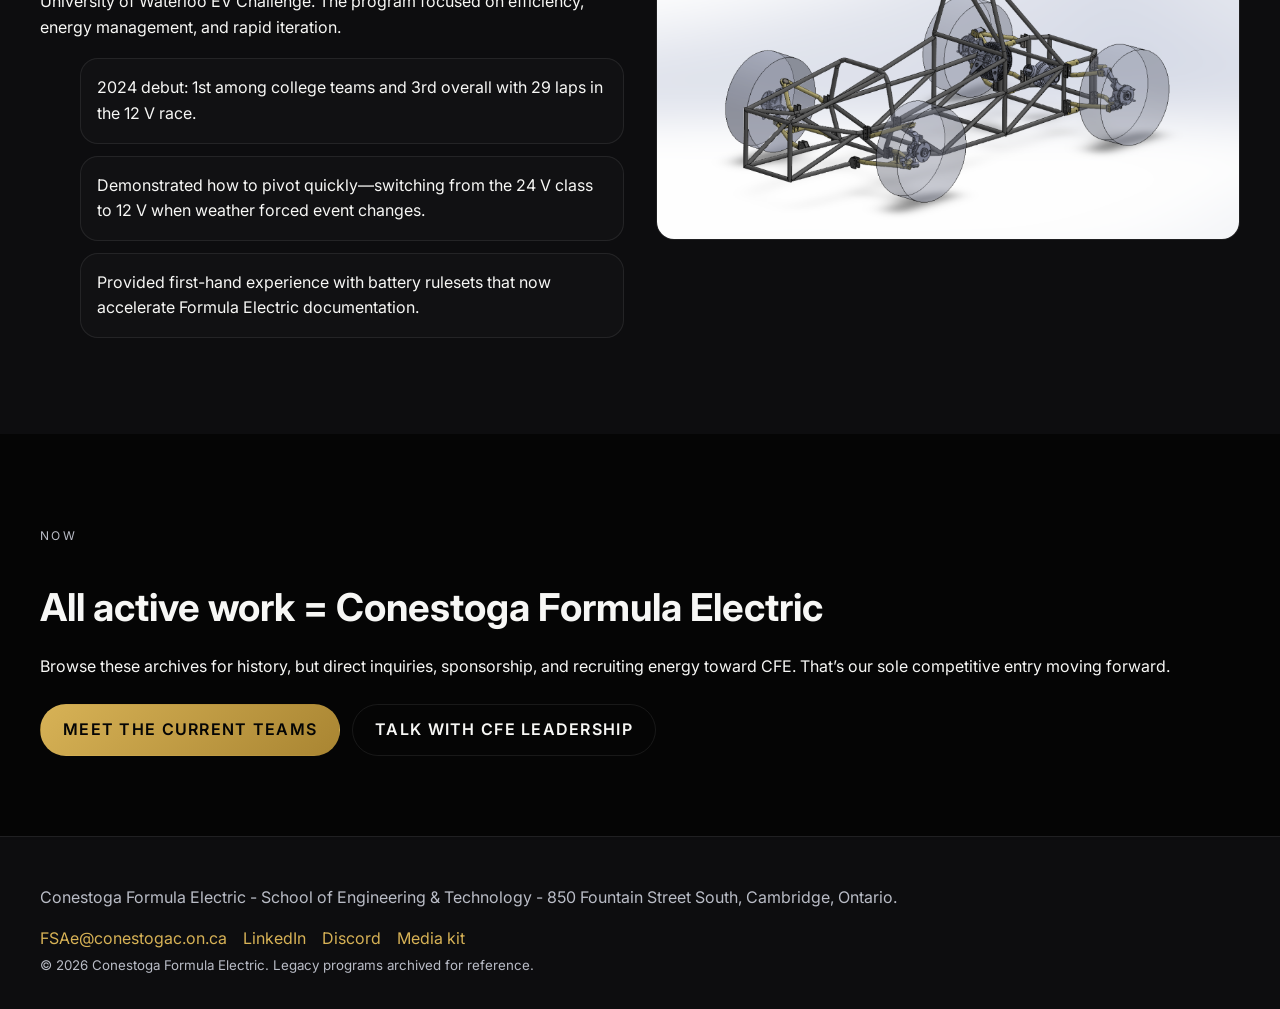
<file: site/legacy.html>
﻿<!DOCTYPE html>
<html lang="en">
<head>
    <meta charset="UTF-8">
    <meta name="viewport" content="width=device-width, initial-scale=1.0">
    <meta name="description" content="Archive of Conestoga Racing legacy programs: COBRA Baja SAE and Aerovolt Waterloo EV Challenge.">
    <title>Legacy | Conestoga Formula Electric</title>
    <link rel="icon" type="image/png" href="assets/img/logo-2.png">
    <link rel="stylesheet" href="./style.css">
</head>
<body>
    <header class="site-header">
        <div class="container inner">
            <a class="brand-mark" href="index.html">
                <img src="assets/img/logo-2.png" alt="Conestoga Formula Electric mark">
                <div>
                    <div class="eyebrow">Conestoga College</div>
                    <div>Conestoga Formula Electric</div>
                </div>
            </a>
            <button class="nav-toggle" aria-expanded="false" aria-controls="site-nav">Menu</button>
            <nav class="site-nav" id="site-nav">
                <a href="index.html">Home</a>
                <a href="about.html">About</a>
                <a href="history.html">History</a>
                <a href="legacy.html" class="active">Legacy</a>
                <a href="teams.html">Teams</a>
                <a href="join.html">Join</a>
                <a href="sponsors.html">Sponsors</a>
                <a href="media.html">Media</a>
                <a href="contact.html">Contact</a>
            </nav>
        </div>
    </header>

    <main>
        <section class="page-hero">
            <div class="container">
                <p class="eyebrow">Legacy archive</p>
                <h1>Past Conestoga Racing programs, preserved for reference.</h1>
                <p>COBRA and Aerovolt are no longer active builds, but their documents, photos, and lessons inform how Conestoga Formula Electric operates today.</p>
            </div>
        </section>

        <section id="cobra" class="section">
            <div class="container">
                <div class="grid cols-2" style="gap:32px; align-items:center;">
                    <div>
                        <img src="assets/img/logo-cobra.png" alt="COBRA Baja team logo" style="height:80px; margin-bottom:18px;">
                        <h2>COBRA — Conestoga Off-road Baja Racing Association</h2>
                        <p>COBRA represented Conestoga College for the Baja SAE Collegiate Design Series from the mid-2000s through the late 2010s. Students designed single-seat, 10 hp off-road cars that endured acceleration, hill climb, maneuverability, and endurance events.</p>
                        <ul class="highlight-list">
                            <li>2008: 35th out of 122 teams at Baja SAE, ahead of major North American universities.</li>
                            <li>2018: 5th place at Université Laval’s Épreuve du Nord invitational—best Ontario finisher on site.</li>
                            <li>Delivered fabrication skills, driver safety culture, and documentation habits that now benefit CFE.</li>
                        </ul>
                    </div>
                    <div>
                        <img src="assets/img/shop.jpg" alt="Historic COBRA fabrication inside the Conestoga shop" style="border-radius:var(--radius); border:1px solid var(--border);">
                    </div>
                </div>
            </div>
        </section>

        <section id="aerovolt" class="section" style="background:var(--night); border-top:1px solid var(--border);">
            <div class="container">
                <div class="grid cols-2" style="gap:32px; align-items:center;">
                    <div>
                        <img src="assets/img/logo-1.png" alt="Aerovolt program logo" style="height:80px; margin-bottom:18px;">
                        <h2>Aerovolt — Waterloo EV Challenge</h2>
                        <p>Aerovolt fielded Conestoga’s lightweight electric endurance car for the University of Waterloo EV Challenge. The program focused on efficiency, energy management, and rapid iteration.</p>
                        <ul class="highlight-list">
                            <li>2024 debut: 1st among college teams and 3rd overall with 29 laps in the 12 V race.</li>
                            <li>Demonstrated how to pivot quickly—switching from the 24 V class to 12 V when weather forced event changes.</li>
                            <li>Provided first-hand experience with battery rulesets that now accelerate Formula Electric documentation.</li>
                        </ul>
                    </div>
                    <div>
                        <img src="assets/img/dashboard.png" alt="Aerovolt telemetry view" style="border-radius:var(--radius); border:1px solid var(--border);">
                    </div>
                </div>
            </div>
        </section>

        <section class="section">
            <div class="container">
                <p class="eyebrow">Now</p>
                <h2 class="section-title">All active work = Conestoga Formula Electric</h2>
                <p>Browse these archives for history, but direct inquiries, sponsorship, and recruiting energy toward CFE. That’s our sole competitive entry moving forward.</p>
                <div class="cta-group" style="margin-top:24px;">
                    <a class="btn gold" href="teams.html">Meet the current teams</a>
                    <a class="btn ghost" href="mailto:FSAe@conestogac.on.ca">Talk with CFE leadership</a>
                </div>
            </div>
        </section>
    </main>

        <footer class="footer">
        <div class="container">
            <p>Conestoga Formula Electric - School of Engineering & Technology - 850 Fountain Street South, Cambridge, Ontario.</p>
            <div class="links">
                <a href="mailto:FSAe@conestogac.on.ca">FSAe@conestogac.on.ca</a>
                <a href="https://www.linkedin.com/company/conestoga-formula-electric-team" target="_blank" rel="noreferrer">LinkedIn</a>
                <a href="https://discord.gg/mWmHHPMWAS" target="_blank" rel="noreferrer">Discord</a>
                <a href="media.html">Media kit</a>
            </div>
            <small>&copy; <span data-year>2025</span> Conestoga Formula Electric. Legacy programs archived for reference.</small>
        </div>
    </footer>
    <script src="assets/js/main.js" defer></script>
</body>
</html>
</file>
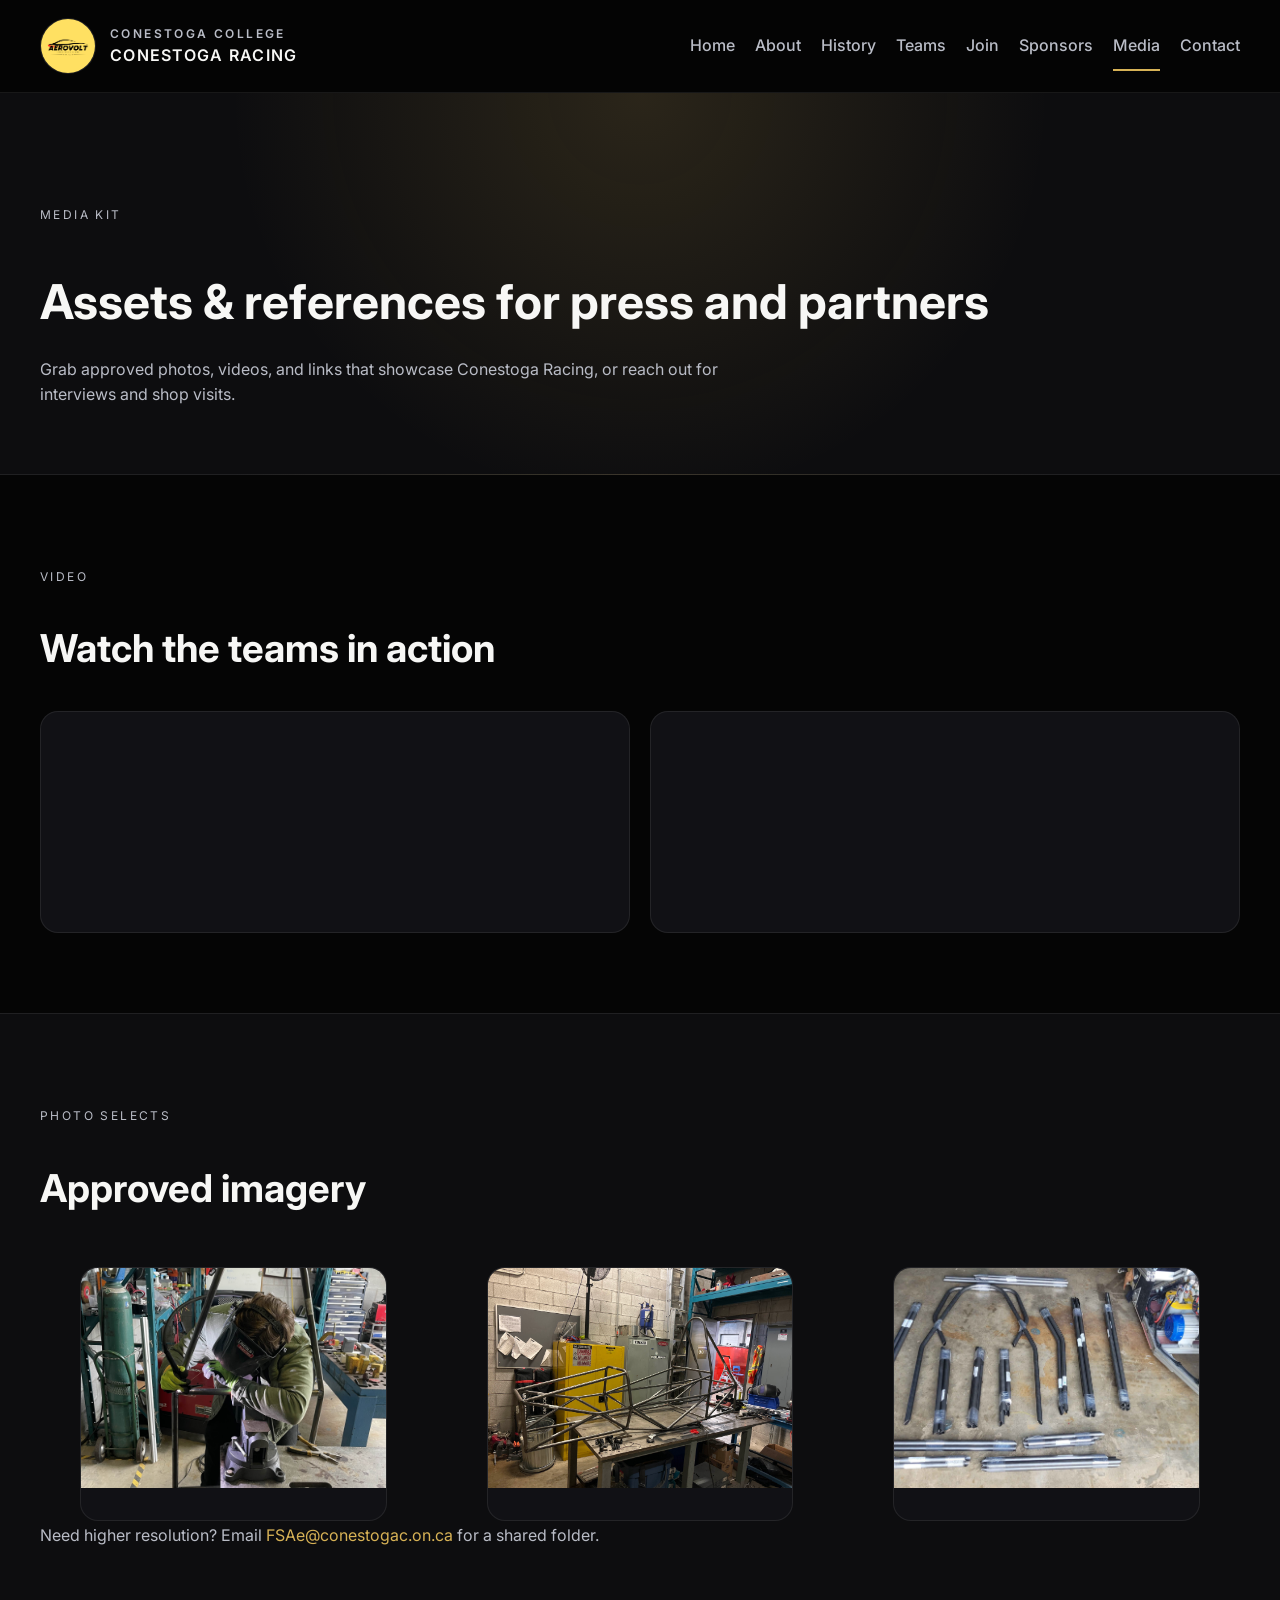
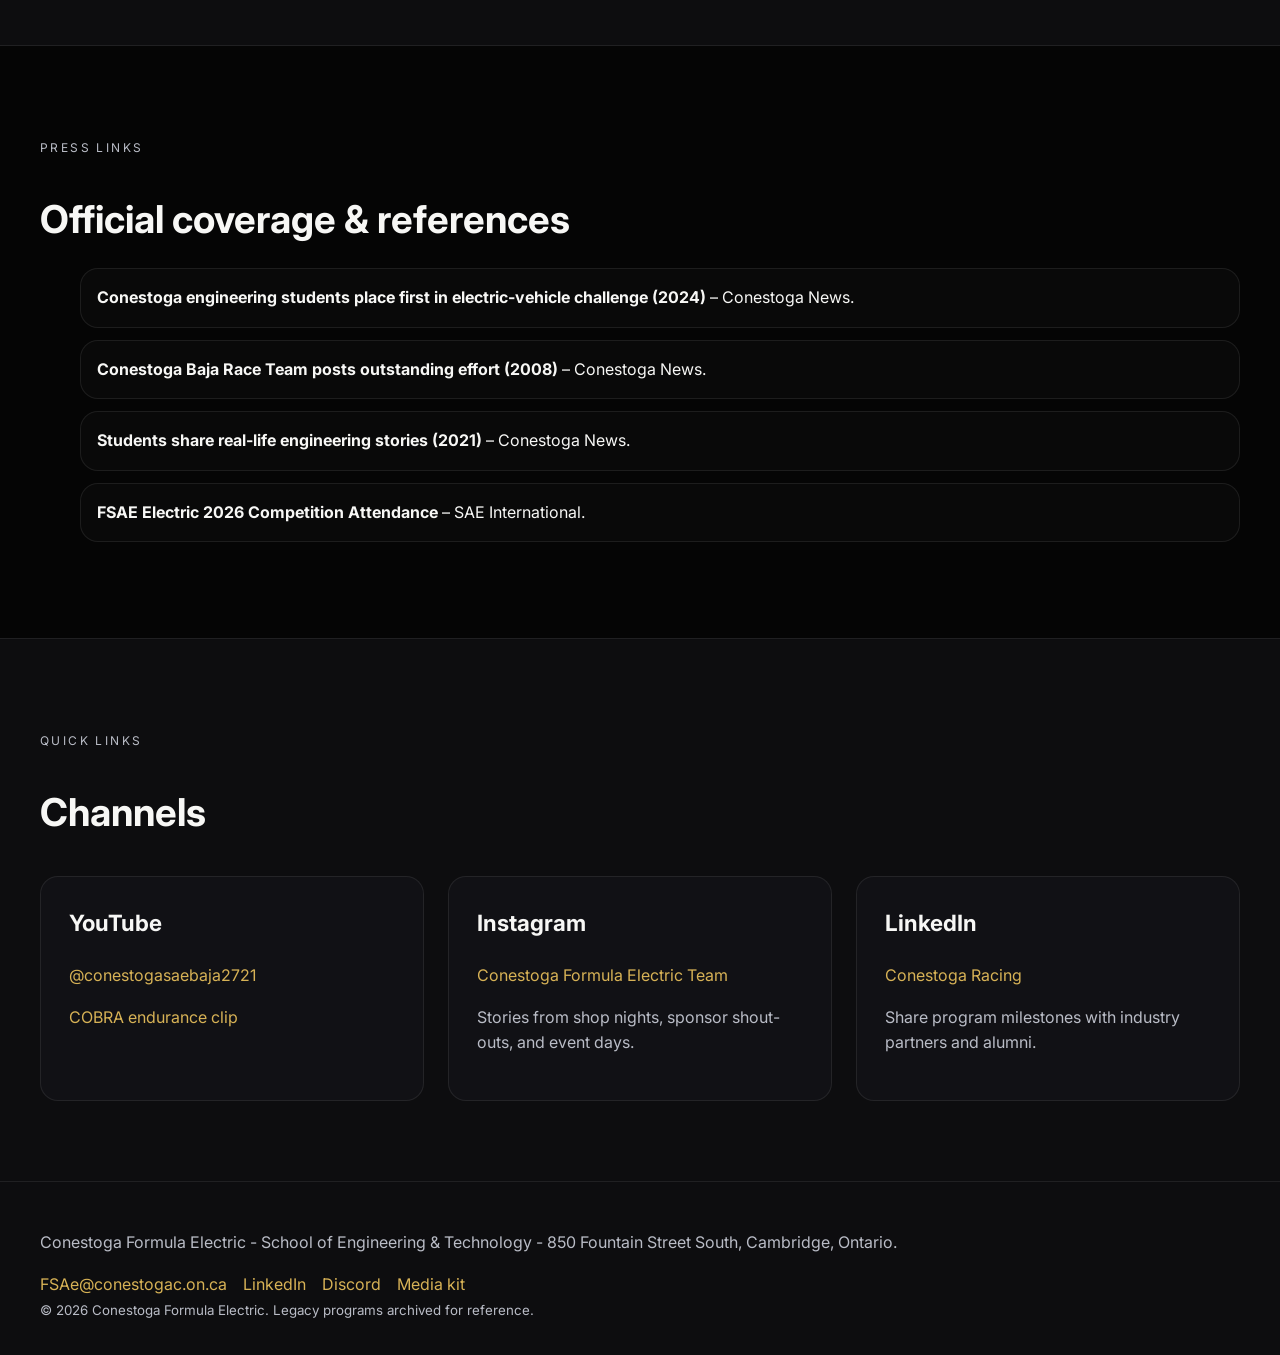
<file: site/media.html>
﻿<!DOCTYPE html>
<html lang="en">
<head>
    <meta charset="UTF-8">
    <meta name="viewport" content="width=device-width, initial-scale=1.0">
    <meta name="description" content="Press-friendly assets, videos, and news links for Conestoga Racing.">
    <title>Media | Conestoga Racing</title>
    <link rel="icon" type="image/png" href="assets/img/logo-1.png">
    <link rel="stylesheet" href="./style.css">
</head>
<body>
    <header class="site-header">
        <div class="container inner">
            <a class="brand-mark" href="index.html">
                <img src="assets/img/logo-1.png" alt="Conestoga Racing crest">
                <div>
                    <div class="eyebrow">Conestoga College</div>
                    <div>Conestoga Racing</div>
                </div>
            </a>
            <button class="nav-toggle" aria-expanded="false" aria-controls="site-nav">Menu</button>
            <nav class="site-nav" id="site-nav">
                <a href="index.html">Home</a>
                <a href="about.html">About</a>
                <a href="history.html">History</a>
                <a href="teams.html">Teams</a>
                <a href="join.html">Join</a>
                <a href="sponsors.html">Sponsors</a>
                <a href="media.html" class="active">Media</a>
                <a href="contact.html">Contact</a>
            </nav>
        </div>
    </header>

    <main>
        <section class="page-hero">
            <div class="container">
                <p class="eyebrow">Media kit</p>
                <h1>Assets & references for press and partners</h1>
                <p>Grab approved photos, videos, and links that showcase Conestoga Racing, or reach out for interviews and shop visits.</p>
            </div>
        </section>

        <section class="section">
            <div class="container">
                <p class="eyebrow">Video</p>
                <h2 class="section-title">Watch the teams in action</h2>
                <div class="media-grid" style="margin-top:32px;">
                    <div class="media-card">
                        <iframe src="https://www.youtube.com/embed/yJe4G-TEJq4" title="COBRA Baja highlight" frameborder="0" allow="accelerometer; autoplay; clipboard-write; encrypted-media; gyroscope; picture-in-picture" allowfullscreen></iframe>
                    </div>
                    <div class="media-card">
                        <iframe src="https://www.youtube.com/embed/uLyx2hxPlXc" title="Waterloo EV Challenge recap" frameborder="0" allow="accelerometer; autoplay; clipboard-write; encrypted-media; gyroscope; picture-in-picture" allowfullscreen></iframe>
                    </div>
                </div>
            </div>
        </section>

        <section class="section" style="background:var(--night); border-top:1px solid var(--border); border-bottom:1px solid var(--border);">
            <div class="container">
                <p class="eyebrow">Photo selects</p>
                <h2 class="section-title">Approved imagery</h2>
                <div class="media-grid" style="margin-top:32px;">
                    <figure class="media-card">
                        <img src="assets/img/hero-fsae.jpg" alt="CFE build session in the Conestoga shop">
                    </figure>
                    <figure class="media-card">
                        <img src="assets/img/garage.jpg" alt="Students posing with the Conestoga race car chassis">
                    </figure>
                    <figure class="media-card">
                        <img src="assets/img/shop.jpg" alt="Manufacturing work inside the Conestoga Racing garage">
                    </figure>
                </div>
                <p style="margin-top:18px; color:var(--muted);">Need higher resolution? Email <a href="mailto:FSAe@conestogac.on.ca">FSAe@conestogac.on.ca</a> for a shared folder.</p>
            </div>
        </section>

        <section class="section">
            <div class="container">
                <p class="eyebrow">Press links</p>
                <h2 class="section-title">Official coverage & references</h2>
                <ul class="highlight-list">
                    <li><strong>Conestoga engineering students place first in electric-vehicle challenge (2024)</strong> – Conestoga News.</li>
                    <li><strong>Conestoga Baja Race Team posts outstanding effort (2008)</strong> – Conestoga News.</li>
                    <li><strong>Students share real-life engineering stories (2021)</strong> – Conestoga News.</li>
                    <li><strong>FSAE Electric 2026 Competition Attendance</strong> – SAE International.</li>
                </ul>
            </div>
        </section>

        <section class="section" style="background:var(--night); border-top:1px solid var(--border);">
            <div class="container">
                <p class="eyebrow">Quick links</p>
                <h2 class="section-title">Channels</h2>
                <div class="grid cols-3" style="margin-top:32px;">
                    <article class="card">
                        <h3>YouTube</h3>
                        <p><a href="https://www.youtube.com/@conestogasaebaja2721" target="_blank" rel="noreferrer">@conestogasaebaja2721</a></p>
                        <p><a href="https://www.youtube.com/watch?v=yJe4G-TEJq4" target="_blank" rel="noreferrer">COBRA endurance clip</a></p>
                    </article>
                    <article class="card">
                        <h3>Instagram</h3>
                        <p><a href="https://www.linkedin.com/company/conestoga-formula-electric-team" target="_blank" rel="noreferrer">Conestoga Formula Electric Team</a></p>
                        <p>Stories from shop nights, sponsor shout-outs, and event days.</p>
                    </article>
                    <article class="card">
                        <h3>LinkedIn</h3>
                        <p><a href="https://www.linkedin.com/company/conestoga-racing" target="_blank" rel="noreferrer">Conestoga Racing</a></p>
                        <p>Share program milestones with industry partners and alumni.</p>
                    </article>
                </div>
            </div>
        </section>
    </main>

        <footer class="footer">
        <div class="container">
            <p>Conestoga Formula Electric - School of Engineering & Technology - 850 Fountain Street South, Cambridge, Ontario.</p>
            <div class="links">
                <a href="mailto:FSAe@conestogac.on.ca">FSAe@conestogac.on.ca</a>
                <a href="https://www.linkedin.com/company/conestoga-formula-electric-team" target="_blank" rel="noreferrer">LinkedIn</a>
                <a href="https://discord.gg/mWmHHPMWAS" target="_blank" rel="noreferrer">Discord</a>
                <a href="media.html">Media kit</a>
            </div>
            <small>&copy; <span data-year>2025</span> Conestoga Formula Electric. Legacy programs archived for reference.</small>
        </div>
    </footer>
    <script src="assets/js/main.js" defer></script>
</body>
</html>
</file>
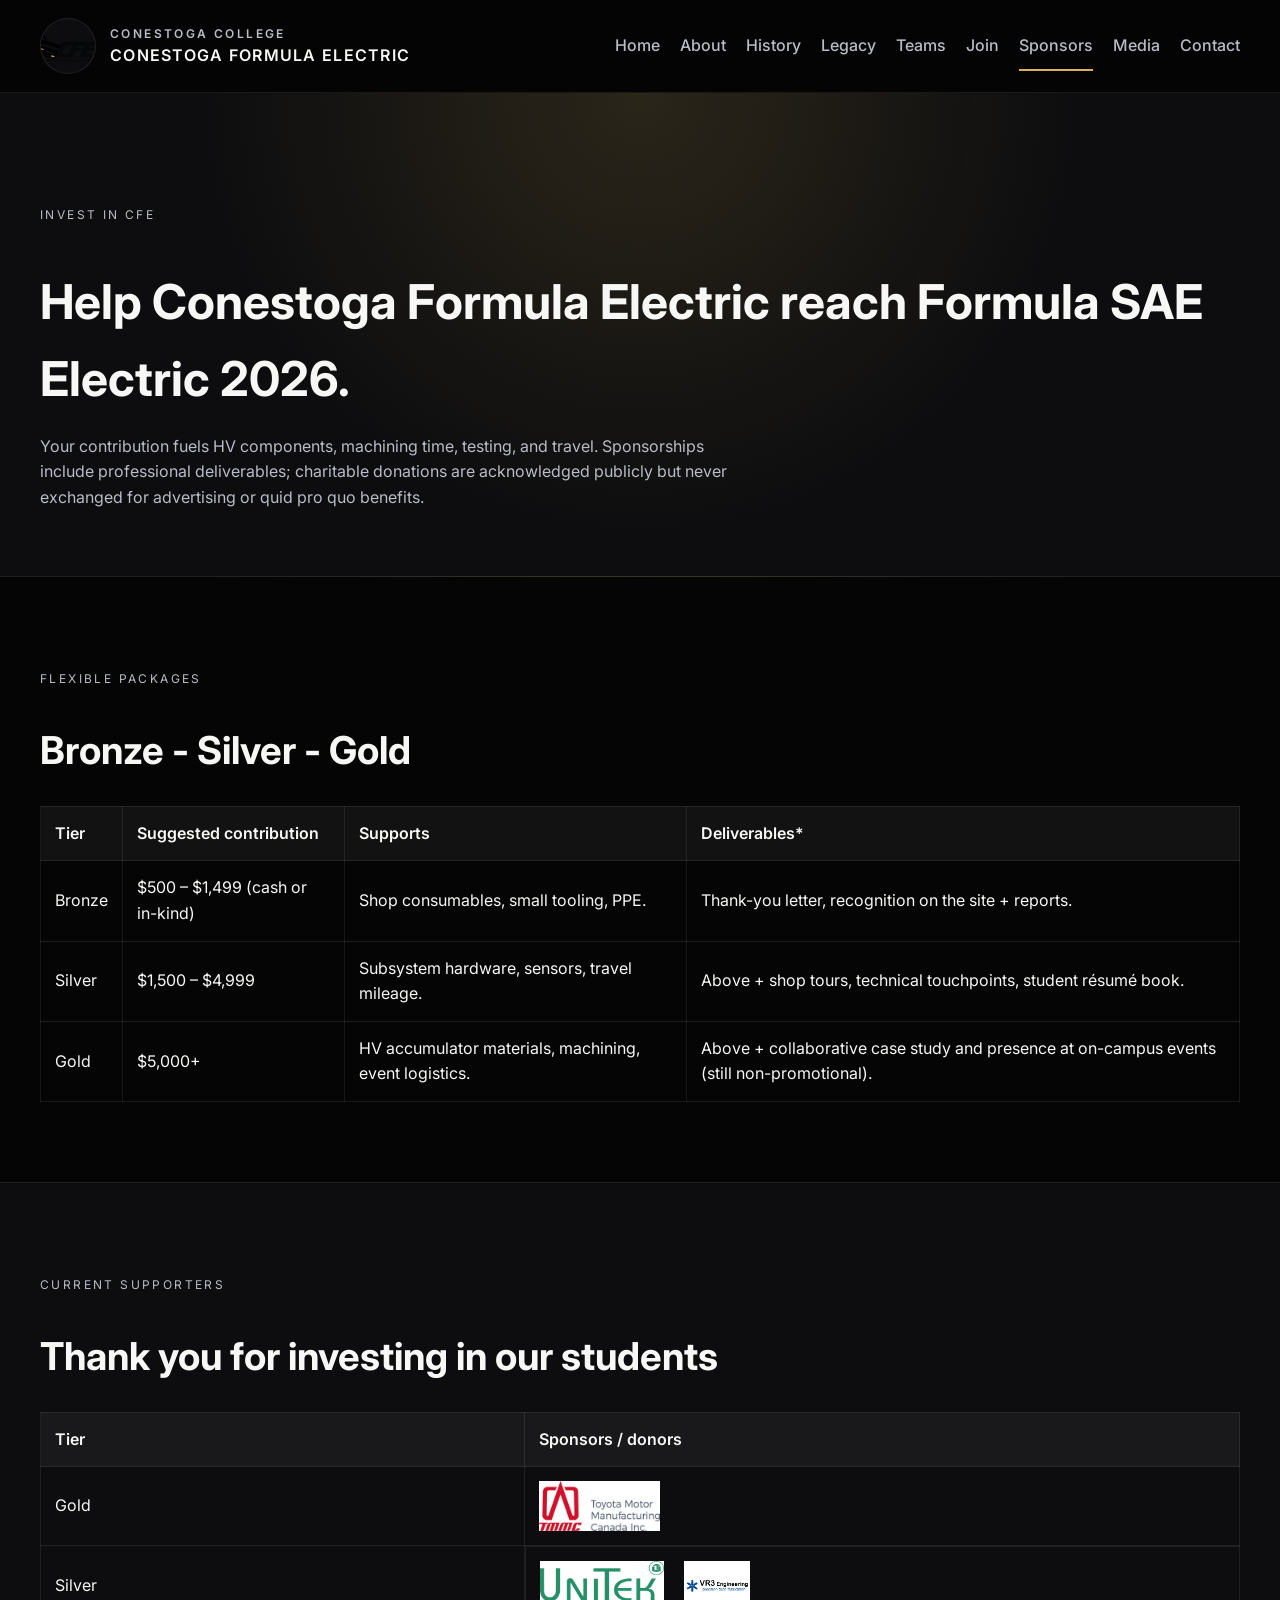
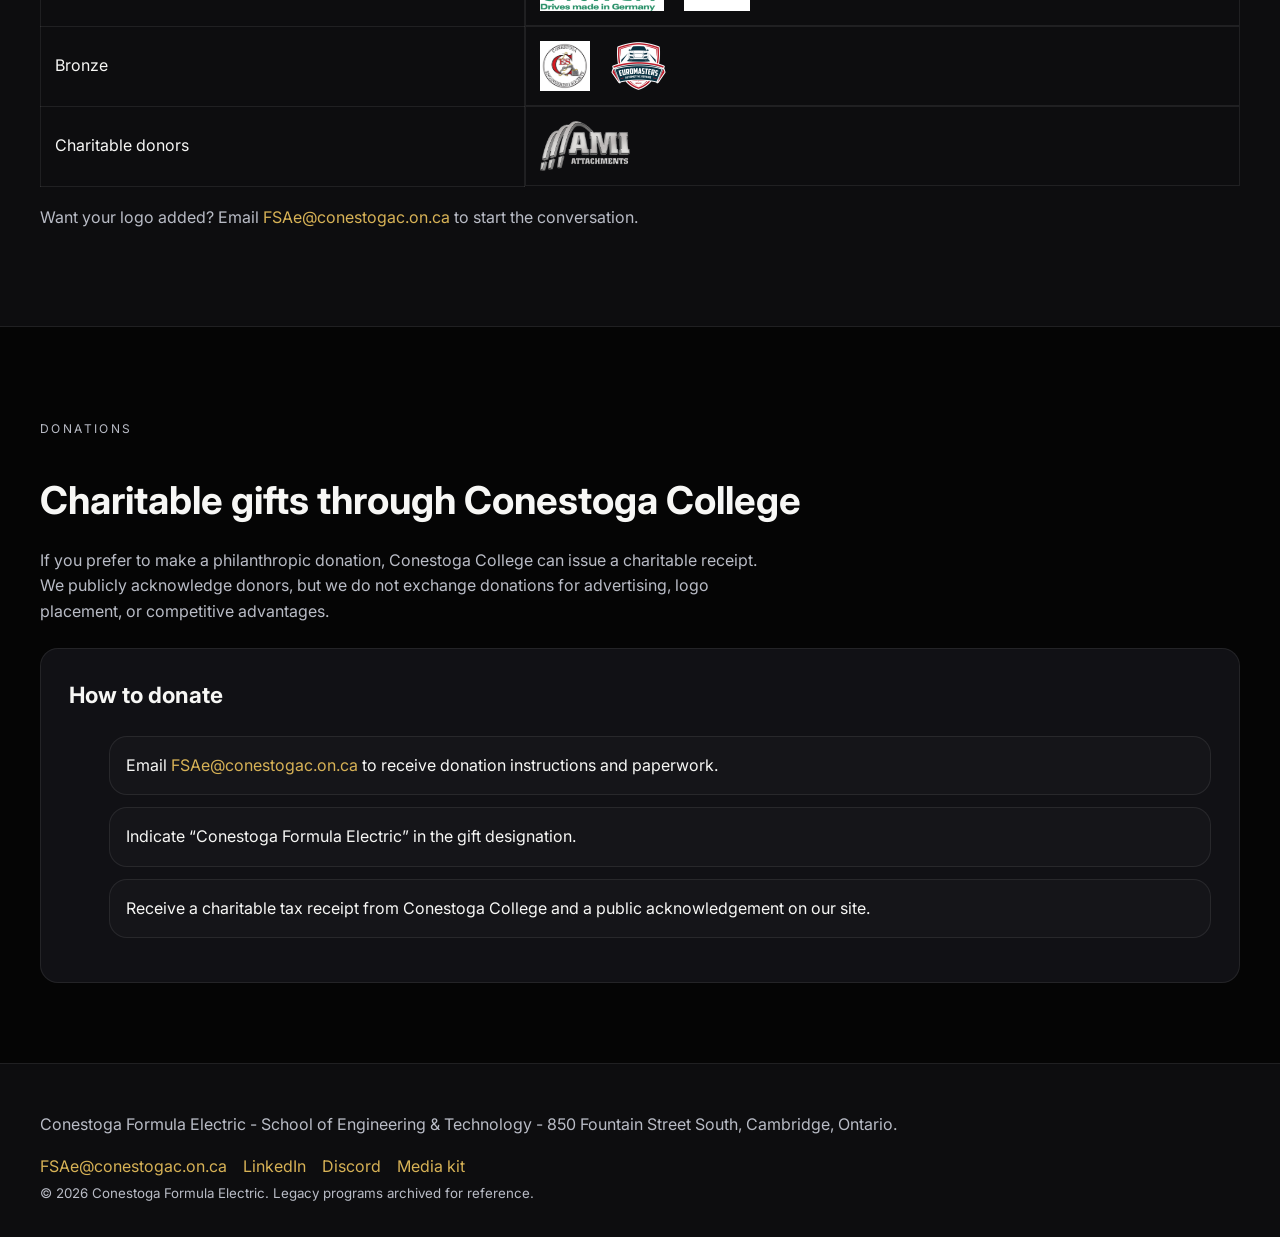
<file: site/sponsors.html>
﻿<!DOCTYPE html>
<html lang="en">
<head>
    <meta charset="UTF-8">
    <meta name="viewport" content="width=device-width, initial-scale=1.0">
    <meta name="description" content="Support Conestoga Formula Electric through Bronze/Silver/Gold sponsorships or charitable donations.">
    <title>Sponsors & Donors | Conestoga Formula Electric</title>
    <link rel="icon" type="image/png" href="assets/img/logo-2.png">
    <link rel="stylesheet" href="./style.css">
</head>
<body>
    <header class="site-header">
        <div class="container inner">
            <a class="brand-mark" href="index.html">
                <img src="assets/img/logo-2.png" alt="Conestoga Formula Electric mark">
                <div>
                    <div class="eyebrow">Conestoga College</div>
                    <div>Conestoga Formula Electric</div>
                </div>
            </a>
            <button class="nav-toggle" aria-expanded="false" aria-controls="site-nav">Menu</button>
            <nav class="site-nav" id="site-nav">
                <a href="index.html">Home</a>
                <a href="about.html">About</a>
                <a href="history.html">History</a>
                <a href="legacy.html">Legacy</a>
                <a href="teams.html">Teams</a>
                <a href="join.html">Join</a>
                <a href="sponsors.html" class="active">Sponsors</a>
                <a href="media.html">Media</a>
                <a href="contact.html">Contact</a>
            </nav>
        </div>
    </header>

    <main>
        <section class="page-hero">
            <div class="container">
                <p class="eyebrow">Invest in CFE</p>
                <h1>Help Conestoga Formula Electric reach Formula SAE Electric 2026.</h1>
                <p>Your contribution fuels HV components, machining time, testing, and travel. Sponsorships include professional deliverables; charitable donations are acknowledged publicly but never exchanged for advertising or quid pro quo benefits.</p>
            </div>
        </section>

        <section class="section">
            <div class="container">
                <p class="eyebrow">Flexible packages</p>
                <h2 class="section-title">Bronze - Silver - Gold</h2>
                <table class="table">
                    <thead>
                        <tr>
                            <th>Tier</th>
                            <th>Suggested contribution</th>
                            <th>Supports</th>
                            <th>Deliverables*</th>
                        </tr>
                    </thead>
                    <tbody>
                        <tr>
                            <td>Bronze</td>
                            <td>$500 – $1,499 (cash or in-kind)</td>
                            <td>Shop consumables, small tooling, PPE.</td>
                            <td>Thank-you letter, recognition on the site + reports.</td>
                        </tr>
                        <tr>
                            <td>Silver</td>
                            <td>$1,500 – $4,999</td>
                            <td>Subsystem hardware, sensors, travel mileage.</td>
                            <td>Above + shop tours, technical touchpoints, student résumé book.</td>
                        </tr>
                        <tr>
                            <td>Gold</td>
                            <td>$5,000+</td>
                            <td>HV accumulator materials, machining, event logistics.</td>
                            <td>Above + collaborative case study and presence at on-campus events (still non-promotional).</td>
                        </tr>
                    </tbody>
                </table>
               
            </div>
        </section>

        <section class="section" style="background:var(--night); border-top:1px solid var(--border); border-bottom:1px solid var(--border);">
            <div class="container">
                <p class="eyebrow">Current supporters</p>
                <h2 class="section-title">Thank you for investing in our students</h2>
                <table class="table">
                    <thead>
                        <tr>
                            <th>Tier</th>
                            <th>Sponsors / donors</th>
                        </tr>
                    </thead>
                    <tbody>
                        <tr>
                            <td>Gold</td>
                            <td>
                                <img src="assets/img/sponsors/gold-toyota.jpg" alt="Toyota" style="height:50px;">
                            </td>
                        </tr>
                        <tr>
                            <td>Silver</td>
                            <td style="display:flex; gap:20px; align-items:center; flex-wrap:wrap;">
                                <img src="assets/img/sponsors/silver-unitek.png" alt="Unitek Industrie Elektronik" style="height:50px;">
                                <img src="assets/img/sponsors/silver-vr3.png" alt="VR3 Engineering" style="height:50px;">
                            </td>
                        </tr>
                        <tr>
                            <td>Bronze</td>
                            <td style="display:flex; gap:20px; align-items:center; flex-wrap:wrap;">
                                <img src="assets/img/sponsors/bronze-ces.png" alt="Conestoga Engineering Society" style="height:50px;">
                                <img src="assets/img/sponsors/bronze-euromasters.png" alt="Euromasters" style="height:50px;">
                            </td>
                        </tr>
                        <tr>
                            <td>Charitable donors</td>
                            <td style="display:flex; gap:20px; align-items:center; flex-wrap:wrap;">
                                <img src="assets/img/sponsors/donation-ami.png" alt="AMI Attachments" style="height:50px;">
                            </td>
                        </tr>
                    </tbody>
                </table>
                <p style="margin-top:18px; color:var(--muted);">Want your logo added? Email <a href="mailto:FSAe@conestogac.on.ca">FSAe@conestogac.on.ca</a> to start the conversation.</p>
            </div>
        </section>

        <section class="section">
            <div class="container">
                <p class="eyebrow">Donations</p>
                <h2 class="section-title">Charitable gifts through Conestoga College</h2>
                <p class="section-lede">If you prefer to make a philanthropic donation, Conestoga College can issue a charitable receipt. We publicly acknowledge donors, but we do not exchange donations for advertising, logo placement, or competitive advantages.</p>
                <div class="card" style="margin-top:24px;">
                    <h3>How to donate</h3>
                    <ul class="highlight-list">
                        <li>Email <a href="mailto:FSAe@conestogac.on.ca">FSAe@conestogac.on.ca</a> to receive donation instructions and paperwork.</li>
                        <li>Indicate “Conestoga Formula Electric” in the gift designation.</li>
                        <li>Receive a charitable tax receipt from Conestoga College and a public acknowledgement on our site.</li>
                    </ul>
                </div>
            </div>
        </section>
    </main>

        <footer class="footer">
        <div class="container">
            <p>Conestoga Formula Electric - School of Engineering & Technology - 850 Fountain Street South, Cambridge, Ontario.</p>
            <div class="links">
                <a href="mailto:FSAe@conestogac.on.ca">FSAe@conestogac.on.ca</a>
                <a href="https://www.linkedin.com/company/conestoga-formula-electric-team" target="_blank" rel="noreferrer">LinkedIn</a>
                <a href="https://discord.gg/mWmHHPMWAS" target="_blank" rel="noreferrer">Discord</a>
                <a href="media.html">Media kit</a>
            </div>
            <small>&copy; <span data-year>2025</span> Conestoga Formula Electric. Legacy programs archived for reference.</small>
        </div>
    </footer>
    <script src="assets/js/main.js" defer></script>
</body>
</html>
</file>
<file: site/style.css>
﻿@import url("https://fonts.googleapis.com/css2?family=Inter:wght@400;500;600;700&display=swap");

:root {
  --black: #050505;
  --night: #0d0d0f;
  --charcoal: #17171c;
  --graphite: #212129;
  --gray: #8d8f99;
  --muted: #b9bcc6;
  --light: #f7f7f5;
  --soft: #dcdcdc;
  --gold: #d7b256;
  --gold-dark: #a98532;
  --card: #111115;
  --border: rgba(255, 255, 255, 0.08);
  --max-width: 1200px;
  --radius: 18px;
  --shadow: 0 18px 40px rgba(0, 0, 0, 0.45);
  --font: 'Inter', 'Segoe UI', system-ui, -apple-system, sans-serif;
}

*, *::before, *::after {
  box-sizing: border-box;
}

body {
  margin: 0;
  font-family: var(--font);
  background: var(--black);
  color: var(--light);
  line-height: 1.6;
}

img {
  max-width: 100%;
  height: auto;
  display: block;
}

a {
  color: var(--gold);
  text-decoration: none;
  transition: color 0.2s ease;
}

a:hover {
  color: var(--light);
}

.container {
  width: min(100% - 32px, var(--max-width));
  margin-inline: auto;
}

.site-header {
  position: sticky;
  top: 0;
  z-index: 10;
  background: rgba(5, 5, 5, 0.9);
  backdrop-filter: blur(16px);
  border-bottom: 1px solid var(--border);
}

.site-header .inner {
  display: flex;
  align-items: center;
  justify-content: space-between;
  gap: 24px;
  padding: 18px 0;
}

.brand-mark {
  display: flex;
  align-items: center;
  gap: 14px;
  font-weight: 600;
  letter-spacing: 0.08em;
  text-transform: uppercase;
  color: var(--light);
}

.brand-mark img {
  width: 56px;
  height: 56px;
  border-radius: 50%;
  border: 1px solid var(--border);
  background: var(--night);
  object-fit: cover;
}

.nav-toggle {
  display: none;
  background: none;
  border: none;
  color: var(--light);
  font-size: 1.1rem;
}

.site-nav {
  display: flex;
  gap: 20px;
  align-items: center;
}

.site-nav a {
  font-weight: 500;
  color: var(--muted);
  padding: 6px 0;
  position: relative;
}

.site-nav a::after {
  content: '';
  position: absolute;
  left: 0;
  bottom: -6px;
  width: 100%;
  height: 2px;
  background: var(--gold);
  transform: scaleX(0);
  transform-origin: center;
  transition: transform 0.2s ease;
}

.site-nav a:hover::after,
.site-nav a.active::after {
  transform: scaleX(1);
}

.hero {
  position: relative;
  overflow: hidden;
  border-bottom: 1px solid var(--border);
}

.hero::before {
  content: '';
  position: absolute;
  inset: 0;
  background: linear-gradient(120deg, rgba(5,5,5,0.85), rgba(5,5,5,0.4));
  z-index: 1;
}

.hero img {
  width: 100%;
  height: 520px;
  object-fit: cover;
  filter: saturate(80%);
}

.hero-content {
  position: absolute;
  inset: 0;
  z-index: 2;
  display: flex;
  align-items: center;
  justify-content: center;
  text-align: left;
}

.page-hero {
  padding: 100px 0 50px;
  background: radial-gradient(circle at top, rgba(215, 178, 86, 0.15), transparent 55%), var(--night);
  border-bottom: 1px solid var(--border);
}

.page-hero h1 {
  font-size: clamp(2.2rem, 4vw, 3rem);
  margin-bottom: 12px;
}

.page-hero p {
  max-width: 720px;
  color: var(--muted);
}

.hero-card {
  background: rgba(8, 8, 8, 0.8);
  padding: 32px;
  border-radius: var(--radius);
  border: 1px solid var(--border);
  max-width: 640px;
  box-shadow: var(--shadow);
}

.eyebrow {
  text-transform: uppercase;
  letter-spacing: 0.2em;
  font-size: 0.75rem;
  color: var(--muted);
}

.hero h1 {
  font-size: clamp(2.5rem, 4vw, 3.5rem);
  margin: 12px 0;
  line-height: 1.1;
}

.hero p {
  margin-bottom: 24px;
  color: var(--muted);
}

.cta-group {
  display: flex;
  flex-wrap: wrap;
  gap: 12px;
}

.btn {
  display: inline-flex;
  align-items: center;
  justify-content: center;
  gap: 8px;
  padding: 12px 22px;
  border-radius: 999px;
  font-weight: 600;
  text-transform: uppercase;
  letter-spacing: 0.08em;
  border: 1px solid transparent;
  transition: transform 0.2s ease, background 0.2s ease;
}

.btn:hover {
  transform: translateY(-2px);
}

.btn.gold {
  background: linear-gradient(135deg, var(--gold), var(--gold-dark));
  color: var(--black);
}

.btn.ghost {
  border-color: var(--border);
  color: var(--light);
}

.section {
  padding: 80px 0;
}

.section-title {
  font-size: clamp(2rem, 3vw, 2.6rem);
  margin-bottom: 14px;
}

.section-lede {
  color: var(--muted);
  max-width: 720px;
}

.grid {
  display: grid;
  gap: 24px;
}

.grid.cols-3 {
  grid-template-columns: repeat(auto-fit, minmax(240px, 1fr));
}

.grid.cols-2 {
  grid-template-columns: repeat(auto-fit, minmax(320px, 1fr));
}

.card {
  background: var(--card);
  border-radius: var(--radius);
  padding: 28px;
  border: 1px solid var(--border);
  height: 100%;
}

.card.accent {
  border-color: rgba(215, 178, 86, 0.5);
  background: linear-gradient(135deg, rgba(215, 178, 86, 0.12), rgba(5,5,5,0.9));
}

.card h3 {
  margin-top: 0;
  font-size: 1.4rem;
}

.card p {
  color: var(--muted);
}

.badge {
  display: inline-flex;
  padding: 4px 12px;
  border-radius: 999px;
  background: rgba(215, 178, 86, 0.15);
  color: var(--gold);
  font-size: 0.8rem;
  text-transform: uppercase;
  letter-spacing: 0.08em;
}

.timeline {
  border-left: 2px solid var(--border);
  margin-top: 32px;
}

.timeline-item {
  padding-left: 24px;
  position: relative;
  margin-bottom: 32px;
}

.timeline-item::before {
  content: '';
  position: absolute;
  left: -9px;
  top: 4px;
  width: 14px;
  height: 14px;
  border-radius: 50%;
  background: var(--gold);
  box-shadow: 0 0 0 4px rgba(215, 178, 86, 0.15);
}

.timeline-item h4 {
  margin: 0;
}

.stats {
  display: grid;
  grid-template-columns: repeat(auto-fit, minmax(180px, 1fr));
  gap: 18px;
  margin-top: 32px;
}

.stat {
  background: var(--graphite);
  padding: 24px;
  border-radius: var(--radius);
  border: 1px solid var(--border);
  text-align: center;
}

.stat span {
  display: block;
  font-size: 2rem;
  font-weight: 700;
}

.logo-wall {
  display: flex;
  flex-wrap: wrap;
  gap: 24px;
  align-items: center;
  margin-top: 32px;
}

.logo-wall img {
  height: 56px;
  filter: grayscale(1);
  opacity: 0.8;
}

.media-grid {
  display: grid;
  grid-template-columns: repeat(auto-fit, minmax(280px, 1fr));
  gap: 20px;
}

.media-card {
  overflow: hidden;
  border-radius: var(--radius);
  border: 1px solid var(--border);
  background: var(--card);
  display: flex;
  flex-direction: column;
  min-height: 100%;
}

.media-card iframe,
.media-card img {
  width: 100%;
  height: 220px;
  object-fit: cover;
  border: 0;
}

.media-card figcaption,
.media-card .media-caption {
  padding: 18px;
  color: var(--muted);
  font-size: 0.95rem;
  border-top: 1px solid var(--border);
}

.contact-grid {
  display: grid;
  grid-template-columns: repeat(auto-fit, minmax(260px, 1fr));
  gap: 24px;
}

.footer {
  border-top: 1px solid var(--border);
  padding: 32px 0;
  background: var(--night);
  color: var(--muted);
}

.footer .links {
  display: flex;
  flex-wrap: wrap;
  gap: 16px;
  margin-top: 12px;
}

.list-inline {
  display: flex;
  gap: 8px;
  flex-wrap: wrap;
  padding: 0;
  list-style: none;
  margin: 16px 0 0;
}

.list-inline li {
  background: rgba(255,255,255,0.05);
  padding: 6px 14px;
  border-radius: 999px;
}

.table {
  width: 100%;
  border-collapse: collapse;
  margin-top: 24px;
}

.table th,
.table td {
  border: 1px solid var(--border);
  padding: 14px;
  text-align: left;
}

.table th {
  background: rgba(255,255,255,0.05);
  font-weight: 600;
}

.highlight-list {
  display: grid;
  gap: 12px;
  margin-top: 18px;
}

.highlight-list li {
  list-style: none;
  padding: 16px;
  border: 1px solid var(--border);
  border-radius: var(--radius);
  background: rgba(255,255,255,0.02);
}

.tag-list {
  display: flex;
  flex-wrap: wrap;
  gap: 10px;
  padding: 0;
  list-style: none;
}

.tag-list li {
  background: rgba(255,255,255,0.08);
  padding: 6px 14px;
  border-radius: 999px;
  color: var(--soft);
}

.team-grid {
  display: grid;
  grid-template-columns: repeat(auto-fit, minmax(260px, 1fr));
  gap: 24px;
  margin-top: 32px;
}

.team-card {
  background: var(--card);
  border-radius: var(--radius);
  border: 1px solid var(--border);
  text-align: center;
  padding: 28px;
  height: 100%;
  display: flex;
  flex-direction: column;
  gap: 10px;
}

.team-card img {
  width: 130px;
  height: 130px;
  border-radius: 50%;
  object-fit: cover;
  border: 2px solid var(--border);
  margin: 0 auto 8px;
}

.team-card h3 {
  margin: 8px 0 4px;
}

.team-role {
  font-size: 0.8rem;
  text-transform: uppercase;
  letter-spacing: 0.18em;
  color: var(--gold);
}

.team-card p {
  color: var(--muted);
  font-size: 0.95rem;
}

.team-pillars {
  display: grid;
  grid-template-columns: repeat(auto-fit, minmax(220px, 1fr));
  gap: 20px;
  margin-top: 32px;
}

.team-pillar {
  border: 1px solid var(--border);
  border-radius: var(--radius);
  padding: 22px;
  background: rgba(215, 178, 86, 0.08);
}

.team-pillar h3 {
  margin-top: 0;
}

@media (max-width: 900px) {
  .site-header .inner {
    flex-wrap: wrap;
  }
  .nav-toggle {
    display: block;
  }
  .site-nav {
    flex-direction: column;
    width: 100%;
    display: none;
    padding-bottom: 16px;
  }
  .site-nav.open {
    display: flex;
  }
  .hero img {
    height: 420px;
  }
  .cta-group {
    width: 100%;
  }
}

@media (max-width: 600px) {
  .hero-card {
    padding: 22px;
  }
  .section {
    padding: 60px 0;
  }
}

@media (prefers-reduced-motion: reduce) {
  * {
    transition: none !important;
  }
}
</file>
